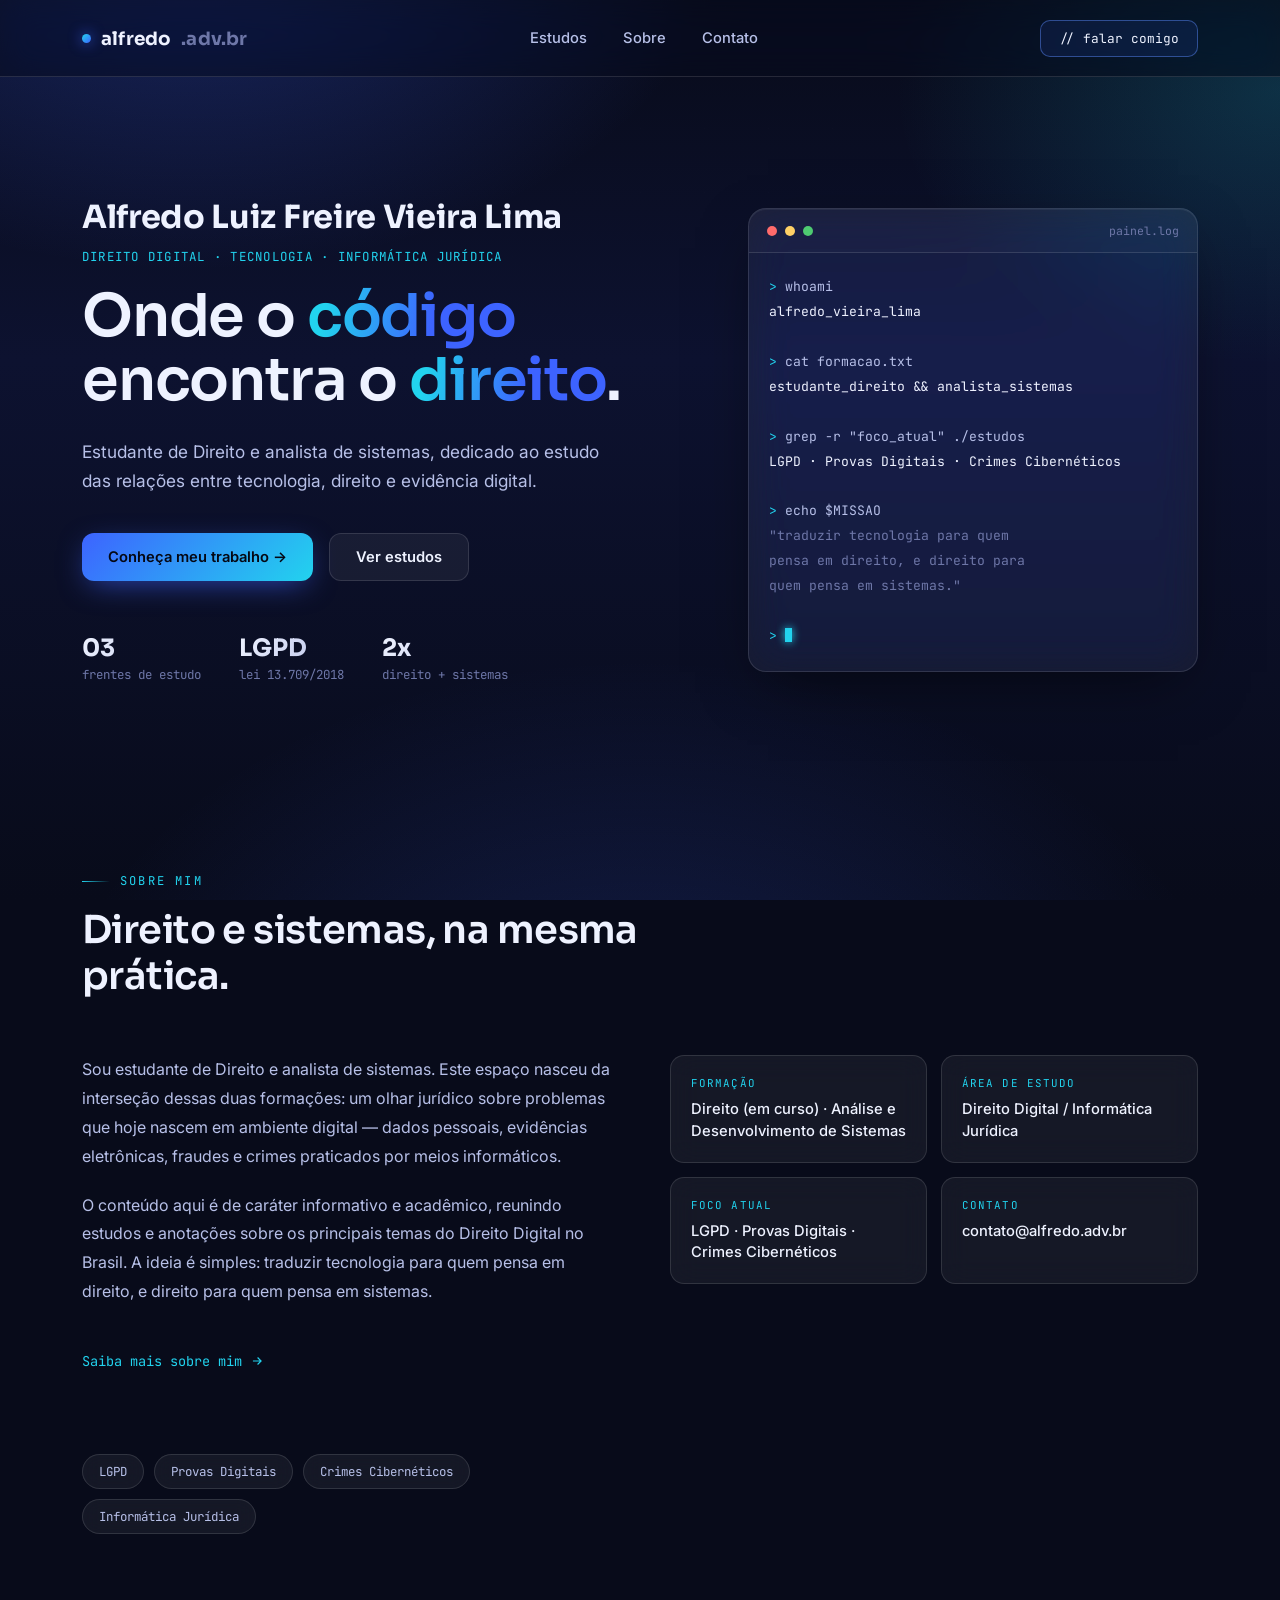
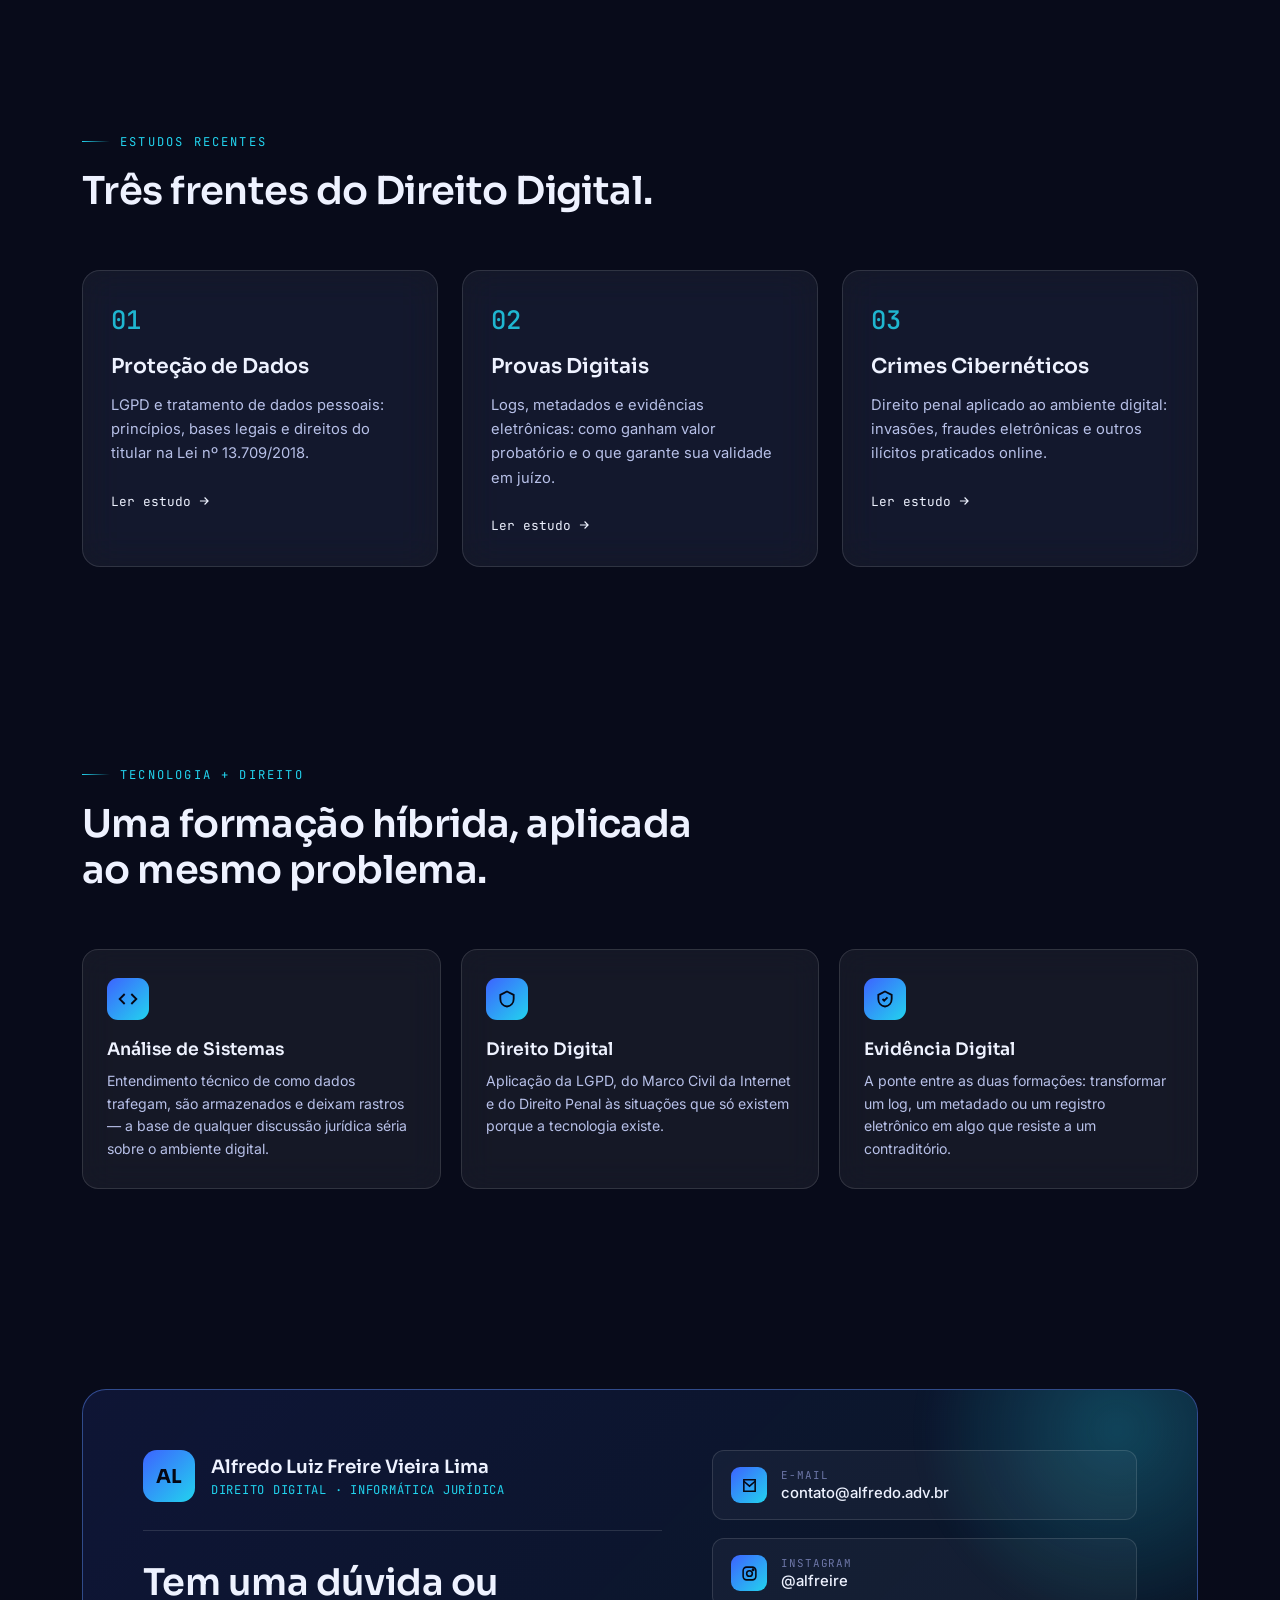
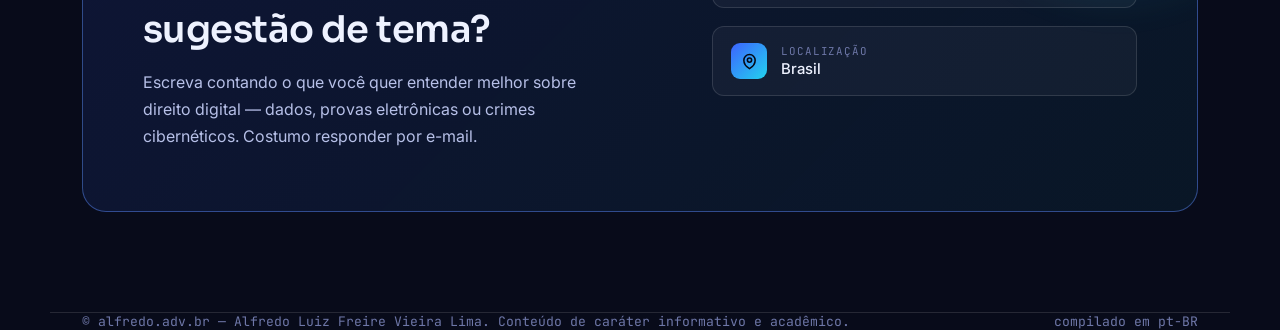
<file: index.html>
<!DOCTYPE html>
<html lang="pt-BR">
<head>
<meta charset="UTF-8">
<meta name="viewport" content="width=device-width, initial-scale=1.0">
<title>Alfredo Luiz Freire Vieira Lima — Direito Digital & Informática Jurídica</title>
<meta name="description" content="Alfredo Luiz Freire Vieira Lima — estudos e conteúdos sobre Direito Digital, LGPD, provas digitais e crimes cibernéticos.">
<link rel="preconnect" href="https://fonts.googleapis.com">
<link rel="preconnect" href="https://fonts.gstatic.com" crossorigin>
<link href="https://fonts.googleapis.com/css2?family=Sora:wght@300;400;500;600;700;800&family=Inter:wght@400;500;600&family=JetBrains+Mono:wght@400;500&display=swap" rel="stylesheet">
<link rel="stylesheet" href="styles.css">
</head>
<body>

<div class="mesh"></div>
<div class="grid-overlay"></div>

<header>
  <nav class="wrap">
    <a href="index.html" class="logo"><span class="dot"></span>alfredo<span style="color:var(--text-low)">.adv.br</span></a>
    <div class="navlinks">
      <a href="index.html#estudos">Estudos</a>
      <a href="sobre.html">Sobre</a>
      <a href="index.html#contato">Contato</a>
    </div>
    <a href="index.html#contato" class="nav-cta">// falar comigo</a>
  </nav>
</header>

<main class="wrap">

  <!-- HERO -->
  <section class="hero">
    <div class="hero-grid">
      <div>
        <div class="name-block">
          <span class="name">Alfredo Luiz Freire Vieira Lima</span>
          <span class="role">Direito Digital · Tecnologia · Informática Jurídica</span>
        </div>
        <h1>Onde o <em>código</em><br>encontra o <em>direito</em>.</h1>
        <p class="lede">Estudante de Direito e analista de sistemas, dedicado ao estudo das relações entre tecnologia, direito e evidência digital.</p>
        <div class="hero-actions">
          <a href="sobre.html" class="btn-primary">Conheça meu trabalho →</a>
          <a href="#estudos" class="btn-ghost">Ver estudos</a>
        </div>
        <div class="stats-row">
          <div class="stat"><b>03</b><span>frentes de estudo</span></div>
          <div class="stat"><b>LGPD</b><span>lei 13.709/2018</span></div>
          <div class="stat"><b>2x</b><span>direito + sistemas</span></div>
        </div>
      </div>

      <div class="panel">
        <div class="terminal-head">
          <span class="tdot td1"></span><span class="tdot td2"></span><span class="tdot td3"></span>
          <span class="terminal-title">painel.log</span>
        </div>
        <div class="terminal-body">
<span class="prompt">&gt;</span> whoami<br>
<span class="law">alfredo_vieira_lima</span><br><br>
<span class="prompt">&gt;</span> cat formacao.txt<br>
<span class="law">estudante_direito && analista_sistemas</span><br><br>
<span class="prompt">&gt;</span> grep -r "foco_atual" ./estudos<br>
<span class="law">LGPD · Provas Digitais · Crimes Cibernéticos</span><br><br>
<span class="prompt">&gt;</span> echo $MISSAO<br>
<span class="comment">"traduzir tecnologia para quem</span><br>
<span class="comment">pensa em direito, e direito para</span><br>
<span class="comment">quem pensa em sistemas."</span><br><br>
<span class="prompt">&gt;</span> <span class="cursor"></span>
        </div>
      </div>
    </div>
  </section>

  <!-- SOBRE MIM -->
  <section id="sobre">
    <div class="section-head">
      <div class="eyebrow">Sobre mim</div>
      <h2>Direito e sistemas, na mesma prática.</h2>
    </div>
    <div class="about-grid">
      <div class="about-text">
        <p>Sou estudante de Direito e analista de sistemas. Este espaço nasceu da interseção dessas duas formações: um olhar jurídico sobre problemas que hoje nascem em ambiente digital — dados pessoais, evidências eletrônicas, fraudes e crimes praticados por meios informáticos.</p>
        <p>O conteúdo aqui é de caráter informativo e acadêmico, reunindo estudos e anotações sobre os principais temas do Direito Digital no Brasil. A ideia é simples: traduzir tecnologia para quem pensa em direito, e direito para quem pensa em sistemas.</p>
        <a href="sobre.html" class="about-more">Saiba mais sobre mim <svg viewBox="0 0 24 24" fill="none" stroke="currentColor" stroke-width="2"><path d="M5 12h14M13 6l6 6-6 6"/></svg></a>
      </div>
      <div class="meta-cards">
        <div class="meta-card"><span class="k">Formação</span><span class="v">Direito (em curso) · Análise e Desenvolvimento de Sistemas</span></div>
        <div class="meta-card"><span class="k">Área de estudo</span><span class="v">Direito Digital / Informática Jurídica</span></div>
        <div class="meta-card"><span class="k">Foco atual</span><span class="v">LGPD · Provas Digitais · Crimes Cibernéticos</span></div>
        <div class="meta-card"><span class="k">Contato</span><span class="v">contato@alfredo.adv.br</span></div>
      </div>
      <div class="pill-list">
        <span class="pill">LGPD</span>
        <span class="pill">Provas Digitais</span>
        <span class="pill">Crimes Cibernéticos</span>
        <span class="pill">Informática Jurídica</span>
      </div>
    </div>
  </section>

  <!-- ESTUDOS -->
  <section id="estudos">
    <div class="section-head">
      <div class="eyebrow">Estudos recentes</div>
      <h2>Três frentes do Direito Digital.</h2>
    </div>
    <div class="cards">
      <a href="lgpd.html" class="card">
        <span class="card-num">01</span>
        <h3>Proteção de Dados</h3>
        <p>LGPD e tratamento de dados pessoais: princípios, bases legais e direitos do titular na Lei nº 13.709/2018.</p>
        <span class="go">Ler estudo <svg viewBox="0 0 24 24" fill="none" stroke="currentColor" stroke-width="2"><path d="M5 12h14M13 6l6 6-6 6"/></svg></span>
      </a>
      <a href="provas-digitais.html" class="card">
        <span class="card-num">02</span>
        <h3>Provas Digitais</h3>
        <p>Logs, metadados e evidências eletrônicas: como ganham valor probatório e o que garante sua validade em juízo.</p>
        <span class="go">Ler estudo <svg viewBox="0 0 24 24" fill="none" stroke="currentColor" stroke-width="2"><path d="M5 12h14M13 6l6 6-6 6"/></svg></span>
      </a>
      <a href="crimes-ciberneticos.html" class="card">
        <span class="card-num">03</span>
        <h3>Crimes Cibernéticos</h3>
        <p>Direito penal aplicado ao ambiente digital: invasões, fraudes eletrônicas e outros ilícitos praticados online.</p>
        <span class="go">Ler estudo <svg viewBox="0 0 24 24" fill="none" stroke="currentColor" stroke-width="2"><path d="M5 12h14M13 6l6 6-6 6"/></svg></span>
      </a>
    </div>
  </section>

  <!-- TECNOLOGIA + DIREITO -->
  <section id="hibrido">
    <div class="section-head">
      <div class="eyebrow">Tecnologia + Direito</div>
      <h2>Uma formação híbrida, aplicada ao mesmo problema.</h2>
    </div>
    <div class="hybrid-grid">
      <div class="hybrid-card">
        <div class="ico-wrap"><svg viewBox="0 0 24 24" fill="none" stroke="currentColor" stroke-width="2.2"><path d="M16 18l6-6-6-6M8 6l-6 6 6 6"/></svg></div>
        <h3>Análise de Sistemas</h3>
        <p>Entendimento técnico de como dados trafegam, são armazenados e deixam rastros — a base de qualquer discussão jurídica séria sobre o ambiente digital.</p>
      </div>
      <div class="hybrid-card">
        <div class="ico-wrap"><svg viewBox="0 0 24 24" fill="none" stroke="currentColor" stroke-width="2.2"><path d="M12 3l8 4v5c0 5-3.5 8.5-8 9-4.5-.5-8-4-8-9V7l8-4z"/></svg></div>
        <h3>Direito Digital</h3>
        <p>Aplicação da LGPD, do Marco Civil da Internet e do Direito Penal às situações que só existem porque a tecnologia existe.</p>
      </div>
      <div class="hybrid-card">
        <div class="ico-wrap"><svg viewBox="0 0 24 24" fill="none" stroke="currentColor" stroke-width="2.2"><path d="M9 12l2 2 4-4M12 3l8 4v5c0 5-3.5 8.5-8 9-4.5-.5-8-4-8-9V7l8-4z"/></svg></div>
        <h3>Evidência Digital</h3>
        <p>A ponte entre as duas formações: transformar um log, um metadado ou um registro eletrônico em algo que resiste a um contraditório.</p>
      </div>
    </div>
  </section>

  <!-- CONTATO -->
  <section id="contato">
    <div class="contact-panel">
      <div class="contact-grid">
        <div>
          <div class="contact-id">
            <div class="contact-avatar">AL</div>
            <div>
              <span class="cn">Alfredo Luiz Freire Vieira Lima</span>
              <span class="cr">Direito Digital · Informática Jurídica</span>
            </div>
          </div>
          <h2>Tem uma dúvida ou<br>sugestão de tema?</h2>
          <p>Escreva contando o que você quer entender melhor sobre direito digital — dados, provas eletrônicas ou crimes cibernéticos. Costumo responder por e-mail.</p>
        </div>
        <div class="contact-list">
          <div class="contact-item">
            <div class="ico"><svg viewBox="0 0 24 24" fill="none" stroke="currentColor" stroke-width="2.2"><path d="M4 4h16v16H4z"/><path d="M4 6l8 7 8-7"/></svg></div>
            <div><span class="label">E-mail</span><span class="val">contato@alfredo.adv.br</span></div>
          </div>
          <div class="contact-item">
            <div class="ico"><svg viewBox="0 0 24 24" fill="none" stroke="currentColor" stroke-width="2.2"><rect x="3" y="3" width="18" height="18" rx="5"/><circle cx="12" cy="12" r="4"/><circle cx="17.2" cy="6.8" r="1"/></svg></div>
            <div><span class="label">Instagram</span><span class="val">@alfreire</span></div>
          </div>
          <div class="contact-item">
            <div class="ico"><svg viewBox="0 0 24 24" fill="none" stroke="currentColor" stroke-width="2.2"><path d="M12 22s8-4.5 8-11.8A8 8 0 0 0 4 10.2C4 17.5 12 22 12 22z"/><circle cx="12" cy="10" r="3"/></svg></div>
            <div><span class="label">Localização</span><span class="val">Brasil</span></div>
          </div>
        </div>
      </div>
    </div>
  </section>

</main>

<footer class="wrap">
  <div class="footer-row">
    <p>© alfredo.adv.br — Alfredo Luiz Freire Vieira Lima. Conteúdo de caráter informativo e acadêmico.</p>
    <p>compilado em pt-BR</p>
  </div>
</footer>

</body>
</html>
</file>
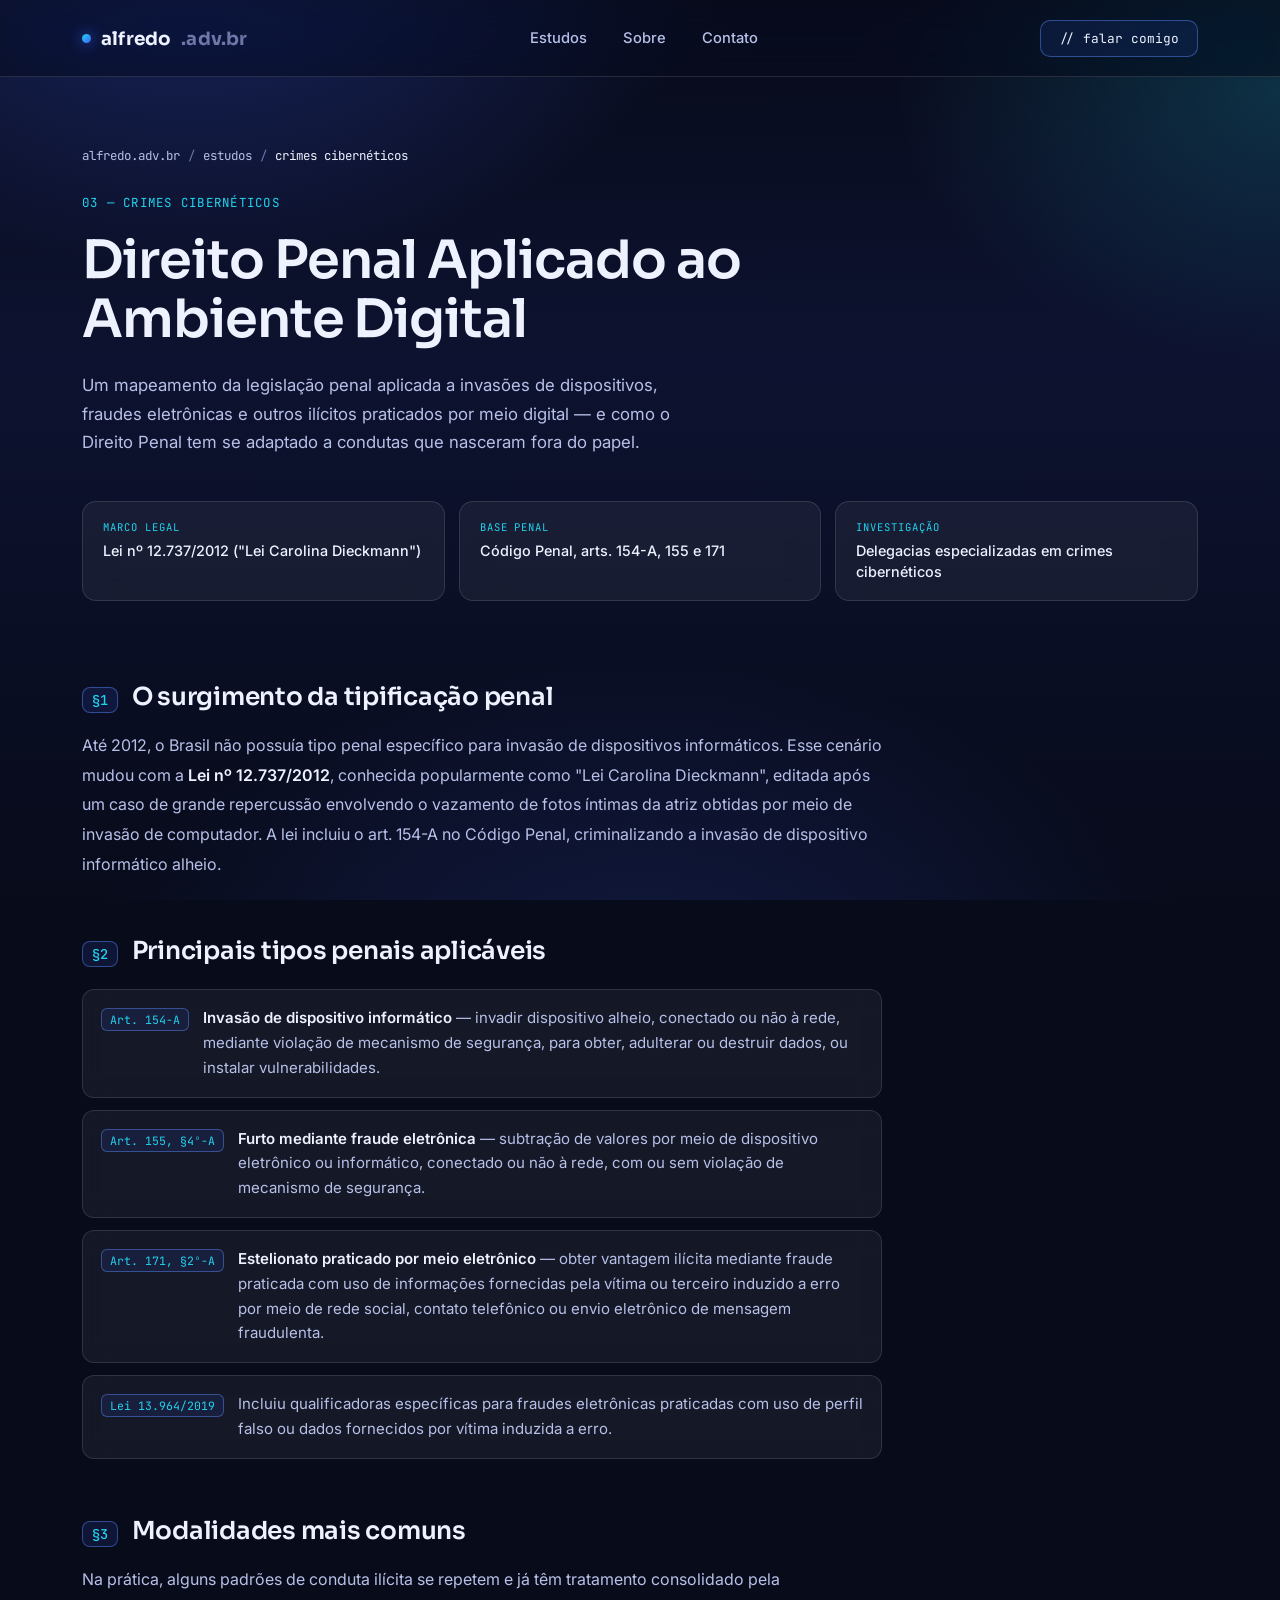
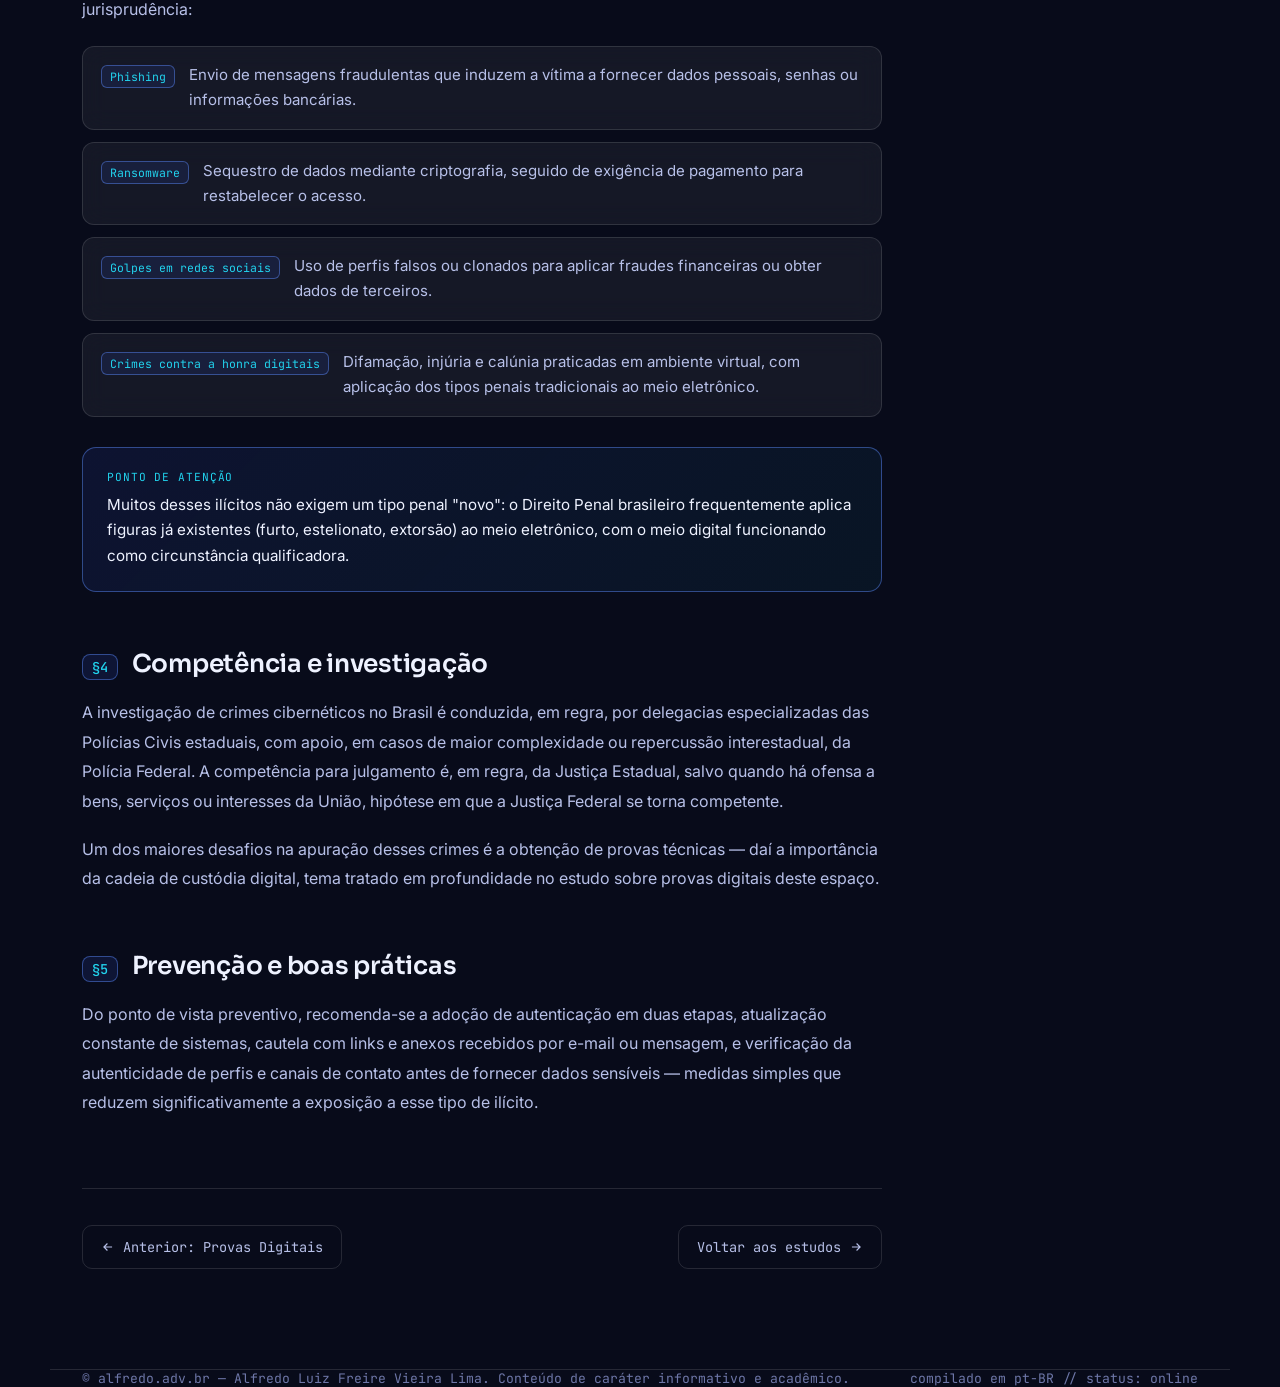
<file: crimes-ciberneticos.html>
<!DOCTYPE html>
<html lang="pt-BR">
<head>
<meta charset="UTF-8">
<meta name="viewport" content="width=device-width, initial-scale=1.0">
<title>Crimes Cibernéticos | alfredo.adv.br</title>
<meta name="description" content="Panorama da legislação penal aplicada a invasões, fraudes eletrônicas e outros ilícitos praticados por meio digital.">
<link rel="preconnect" href="https://fonts.googleapis.com">
<link rel="preconnect" href="https://fonts.gstatic.com" crossorigin>
<link href="https://fonts.googleapis.com/css2?family=Sora:wght@300;400;500;600;700;800&family=Inter:wght@400;500;600&family=JetBrains+Mono:wght@400;500&display=swap" rel="stylesheet">
<link rel="stylesheet" href="styles.css">
</head>
<body>

<div class="mesh"></div>
<div class="grid-overlay"></div>

<header>
  <nav class="wrap">
    <a href="index.html" class="logo"><span class="dot"></span>alfredo<span style="color:var(--text-low)">.adv.br</span></a>
    <div class="navlinks">
      <a href="index.html#estudos">Estudos</a>
      <a href="sobre.html">Sobre</a>
      <a href="index.html#contato">Contato</a>
    </div>
    <a href="index.html#contato" class="nav-cta">// falar comigo</a>
  </nav>
</header>

<main class="wrap">

  <section class="article-hero">
    <div class="breadcrumb">
      <a href="index.html">alfredo.adv.br</a><span class="sep">/</span>
      <a href="index.html#estudos">estudos</a><span class="sep">/</span>
      <span class="current">crimes cibernéticos</span>
    </div>
    <span class="card-id">03 — Crimes Cibernéticos</span>
    <h1>Direito Penal Aplicado ao Ambiente Digital</h1>
    <p class="sub">Um mapeamento da legislação penal aplicada a invasões de dispositivos, fraudes eletrônicas e outros ilícitos praticados por meio digital — e como o Direito Penal tem se adaptado a condutas que nasceram fora do papel.</p>

    <div class="info-strip">
      <div class="info-box"><span class="k">Marco legal</span><span class="v">Lei nº 12.737/2012 ("Lei Carolina Dieckmann")</span></div>
      <div class="info-box"><span class="k">Base penal</span><span class="v">Código Penal, arts. 154-A, 155 e 171</span></div>
      <div class="info-box"><span class="k">Investigação</span><span class="v">Delegacias especializadas em crimes cibernéticos</span></div>
    </div>
  </section>

  <section class="article-body">

    <h2><span class="num">§1</span>O surgimento da tipificação penal</h2>
    <p>Até 2012, o Brasil não possuía tipo penal específico para invasão de dispositivos informáticos. Esse cenário mudou com a <strong>Lei nº 12.737/2012</strong>, conhecida popularmente como "Lei Carolina Dieckmann", editada após um caso de grande repercussão envolvendo o vazamento de fotos íntimas da atriz obtidas por meio de invasão de computador. A lei incluiu o art. 154-A no Código Penal, criminalizando a invasão de dispositivo informático alheio.</p>

    <h2><span class="num">§2</span>Principais tipos penais aplicáveis</h2>
    <ul class="clause-list">
      <li><span class="tag">Art. 154-A</span><span class="txt"><strong>Invasão de dispositivo informático</strong> — invadir dispositivo alheio, conectado ou não à rede, mediante violação de mecanismo de segurança, para obter, adulterar ou destruir dados, ou instalar vulnerabilidades.</span></li>
      <li><span class="tag">Art. 155, §4º-A</span><span class="txt"><strong>Furto mediante fraude eletrônica</strong> — subtração de valores por meio de dispositivo eletrônico ou informático, conectado ou não à rede, com ou sem violação de mecanismo de segurança.</span></li>
      <li><span class="tag">Art. 171, §2º-A</span><span class="txt"><strong>Estelionato praticado por meio eletrônico</strong> — obter vantagem ilícita mediante fraude praticada com uso de informações fornecidas pela vítima ou terceiro induzido a erro por meio de rede social, contato telefônico ou envio eletrônico de mensagem fraudulenta.</span></li>
      <li><span class="tag">Lei 13.964/2019</span><span class="txt">Incluiu qualificadoras específicas para fraudes eletrônicas praticadas com uso de perfil falso ou dados fornecidos por vítima induzida a erro.</span></li>
    </ul>

    <h2><span class="num">§3</span>Modalidades mais comuns</h2>
    <p>Na prática, alguns padrões de conduta ilícita se repetem e já têm tratamento consolidado pela jurisprudência:</p>
    <ul class="clause-list">
      <li><span class="tag">Phishing</span><span class="txt">Envio de mensagens fraudulentas que induzem a vítima a fornecer dados pessoais, senhas ou informações bancárias.</span></li>
      <li><span class="tag">Ransomware</span><span class="txt">Sequestro de dados mediante criptografia, seguido de exigência de pagamento para restabelecer o acesso.</span></li>
      <li><span class="tag">Golpes em redes sociais</span><span class="txt">Uso de perfis falsos ou clonados para aplicar fraudes financeiras ou obter dados de terceiros.</span></li>
      <li><span class="tag">Crimes contra a honra digitais</span><span class="txt">Difamação, injúria e calúnia praticadas em ambiente virtual, com aplicação dos tipos penais tradicionais ao meio eletrônico.</span></li>
    </ul>

    <div class="callout">
      <span class="k">Ponto de atenção</span>
      <p>Muitos desses ilícitos não exigem um tipo penal "novo": o Direito Penal brasileiro frequentemente aplica figuras já existentes (furto, estelionato, extorsão) ao meio eletrônico, com o meio digital funcionando como circunstância qualificadora.</p>
    </div>

    <h2><span class="num">§4</span>Competência e investigação</h2>
    <p>A investigação de crimes cibernéticos no Brasil é conduzida, em regra, por delegacias especializadas das Polícias Civis estaduais, com apoio, em casos de maior complexidade ou repercussão interestadual, da Polícia Federal. A competência para julgamento é, em regra, da Justiça Estadual, salvo quando há ofensa a bens, serviços ou interesses da União, hipótese em que a Justiça Federal se torna competente.</p>
    <p>Um dos maiores desafios na apuração desses crimes é a obtenção de provas técnicas — daí a importância da cadeia de custódia digital, tema tratado em profundidade no estudo sobre provas digitais deste espaço.</p>

    <h2><span class="num">§5</span>Prevenção e boas práticas</h2>
    <p>Do ponto de vista preventivo, recomenda-se a adoção de autenticação em duas etapas, atualização constante de sistemas, cautela com links e anexos recebidos por e-mail ou mensagem, e verificação da autenticidade de perfis e canais de contato antes de fornecer dados sensíveis — medidas simples que reduzem significativamente a exposição a esse tipo de ilícito.</p>

    <div class="article-nav">
      <a href="provas-digitais.html"><svg viewBox="0 0 24 24" fill="none" stroke="currentColor" stroke-width="2"><path d="M19 12H5M11 6l-6 6 6 6"/></svg>Anterior: Provas Digitais</a>
      <a href="index.html#estudos">Voltar aos estudos<svg viewBox="0 0 24 24" fill="none" stroke="currentColor" stroke-width="2"><path d="M5 12h14M13 6l6 6-6 6"/></svg></a>
    </div>

  </section>
</main>

<footer class="wrap">
  <div class="footer-row">
    <p>© alfredo.adv.br — Alfredo Luiz Freire Vieira Lima. Conteúdo de caráter informativo e acadêmico.</p>
    <p>compilado em pt-BR // status: online</p>
  </div>
</footer>

</body>
</html>
</file>
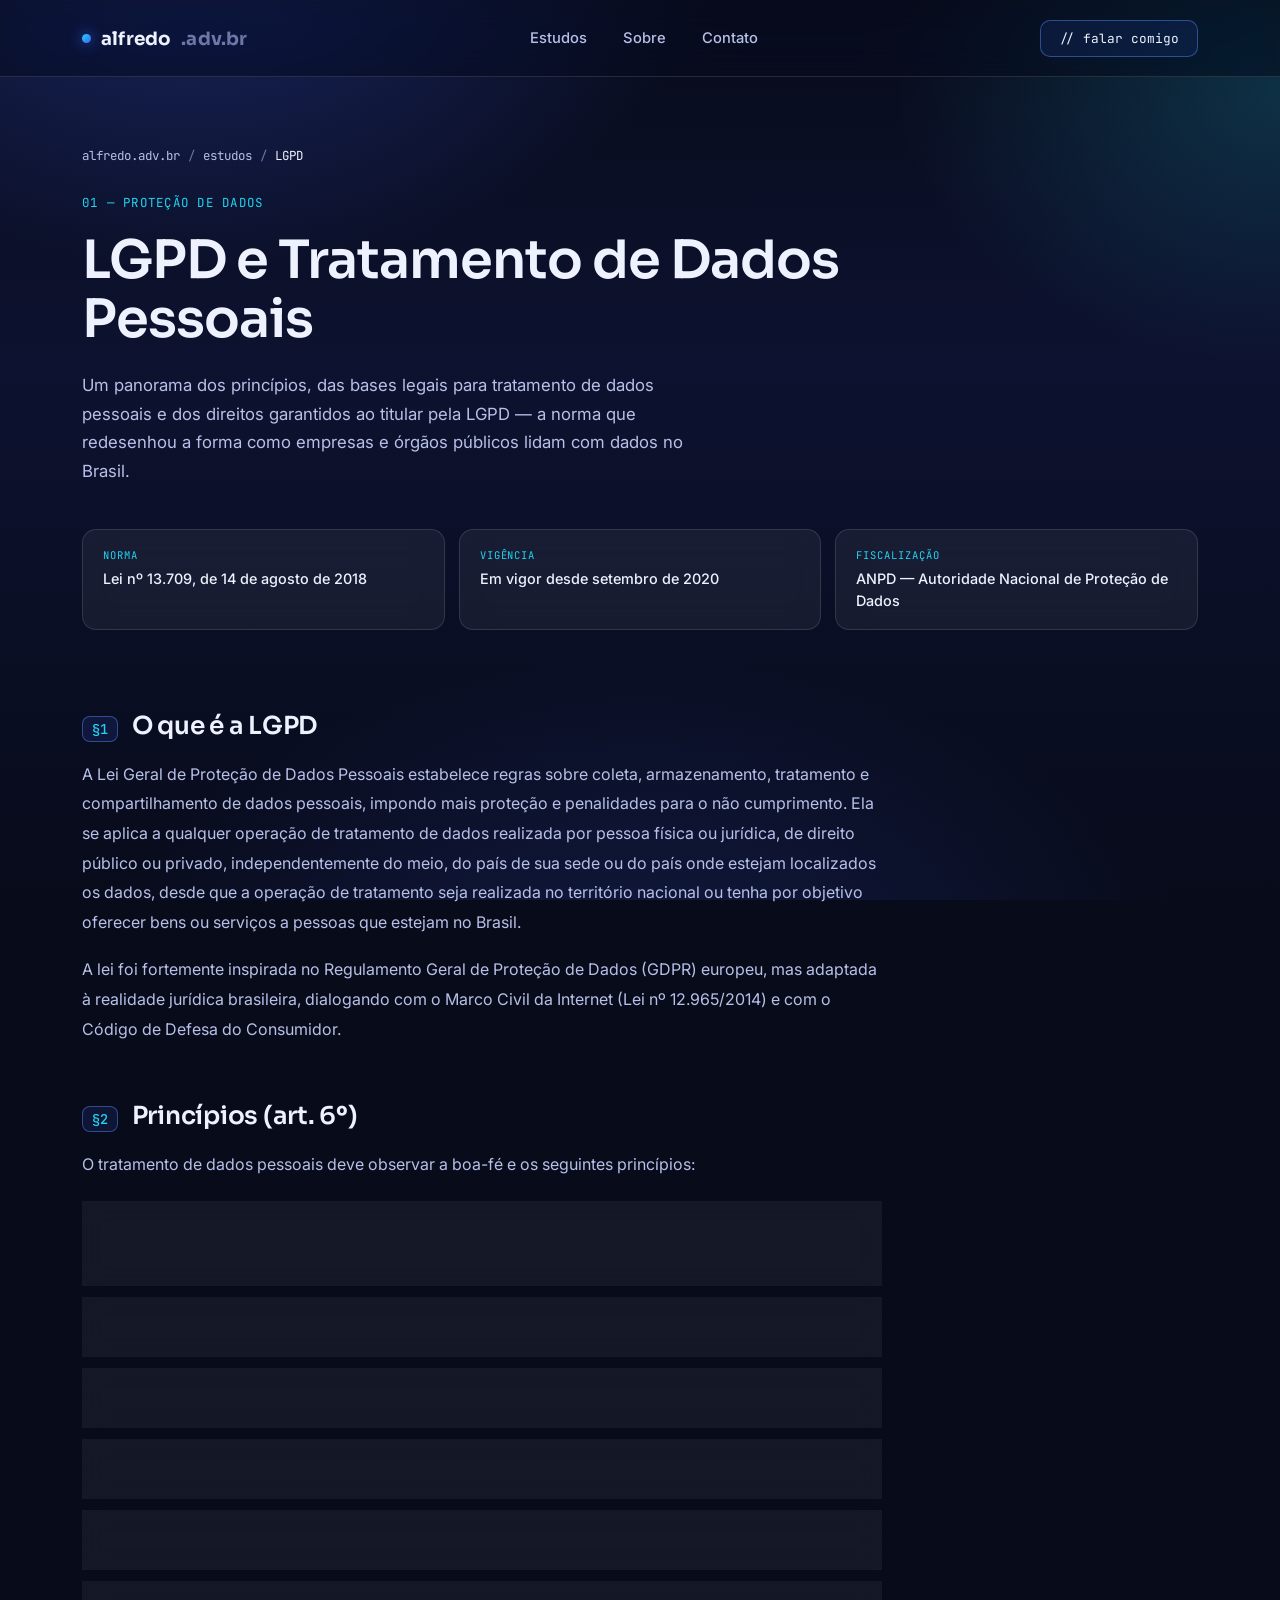
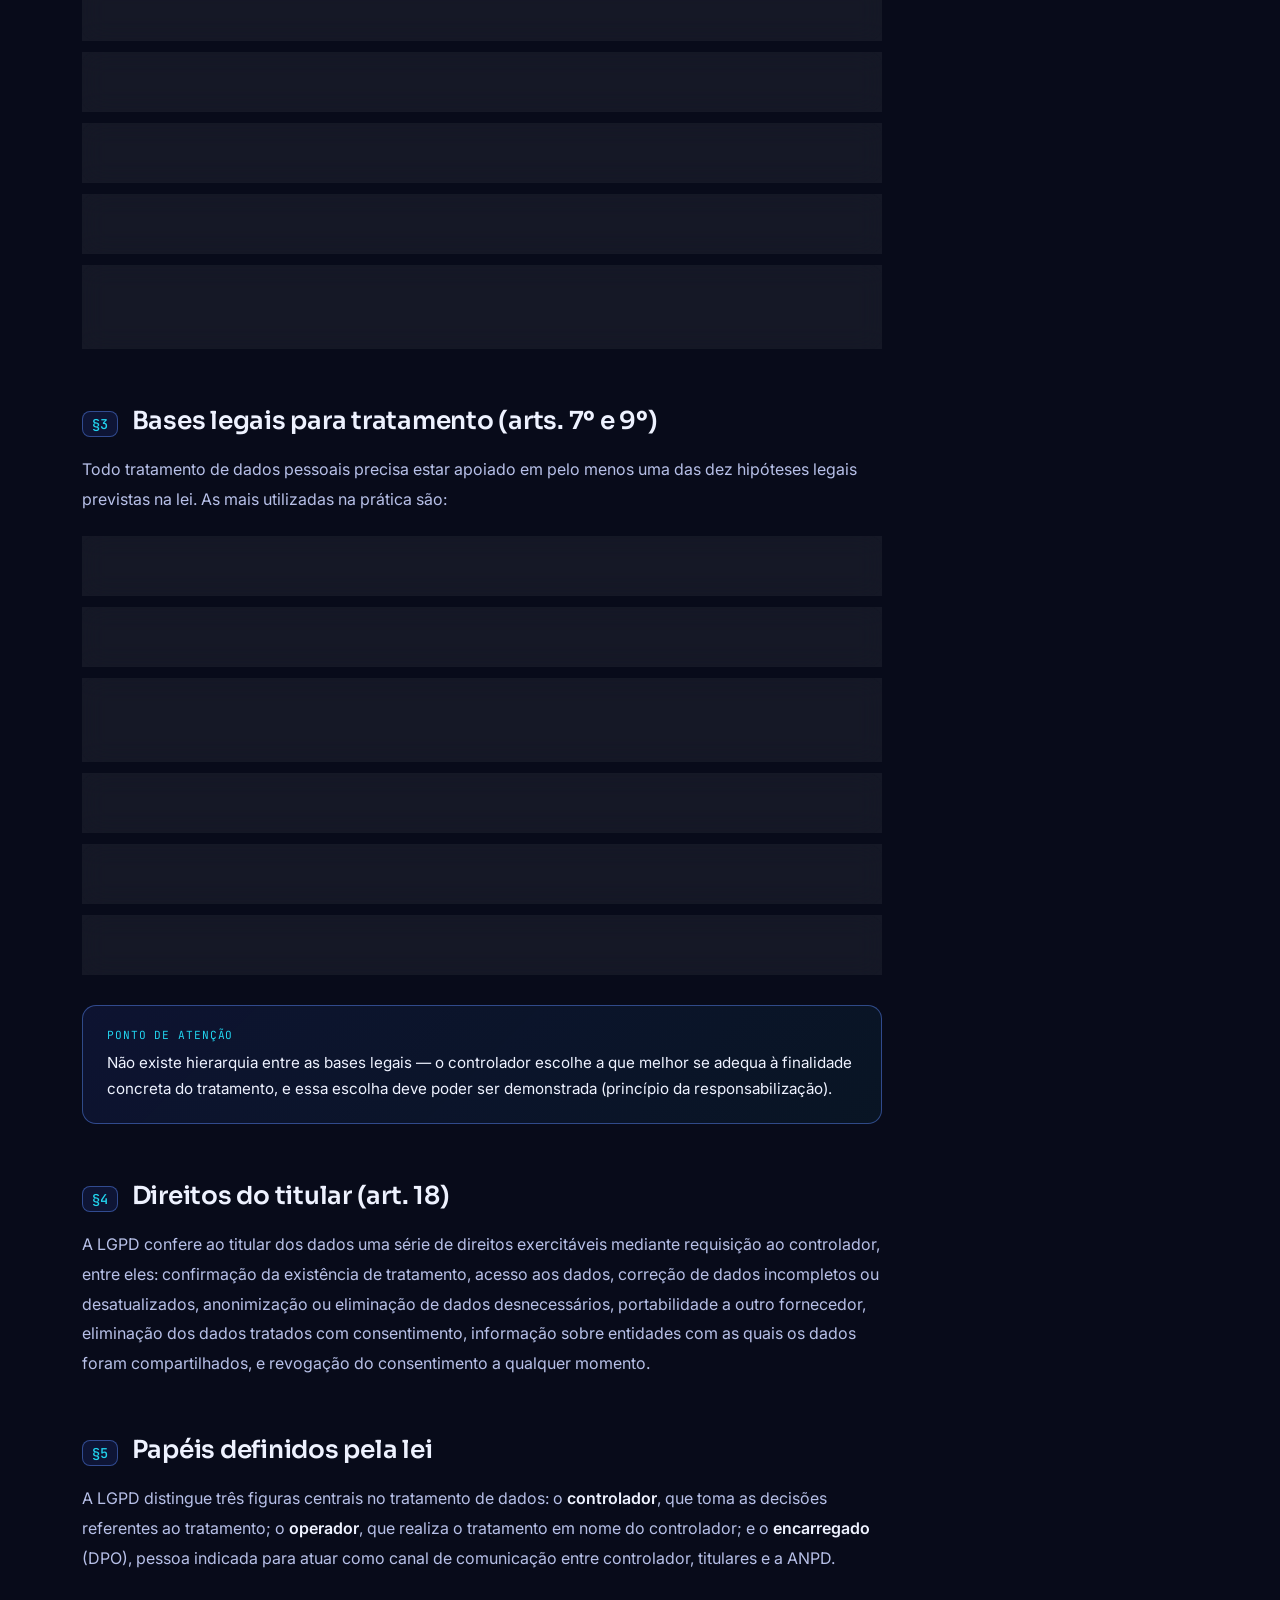
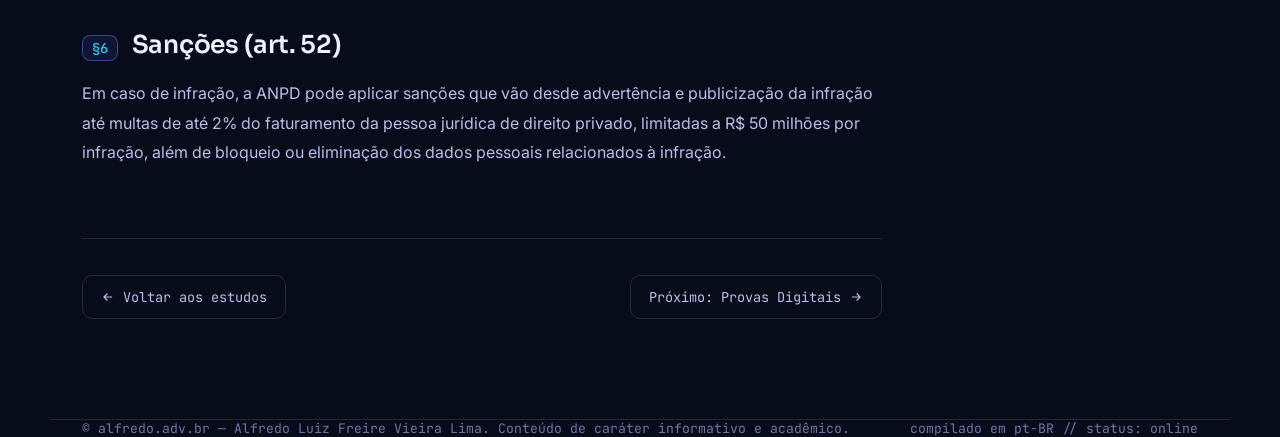
<file: lgpd.html>
<!DOCTYPE html>
<html lang="pt-BR">
<head>
<meta charset="UTF-8">
<meta name="viewport" content="width=device-width, initial-scale=1.0">
<title>Proteção de Dados — LGPD | alfredo.adv.br</title>
<meta name="description" content="Fundamentos da Lei nº 13.709/2018 (LGPD): princípios, bases legais para tratamento de dados e direitos do titular.">
<link rel="preconnect" href="https://fonts.googleapis.com">
<link rel="preconnect" href="https://fonts.gstatic.com" crossorigin>
<link href="https://fonts.googleapis.com/css2?family=Sora:wght@300;400;500;600;700;800&family=Inter:wght@400;500;600&family=JetBrains+Mono:wght@400;500&display=swap" rel="stylesheet">
<link rel="stylesheet" href="styles.css">
</head>
<body>

<div class="mesh"></div>
<div class="grid-overlay"></div>

<header>
  <nav class="wrap">
    <a href="index.html" class="logo"><span class="dot"></span>alfredo<span style="color:var(--text-low)">.adv.br</span></a>
    <div class="navlinks">
      <a href="index.html#estudos">Estudos</a>
      <a href="sobre.html">Sobre</a>
      <a href="index.html#contato">Contato</a>
    </div>
    <a href="index.html#contato" class="nav-cta">// falar comigo</a>
  </nav>
</header>

<main class="wrap">

  <section class="article-hero">
    <div class="breadcrumb">
      <a href="index.html">alfredo.adv.br</a><span class="sep">/</span>
      <a href="index.html#estudos">estudos</a><span class="sep">/</span>
      <span class="current">LGPD</span>
    </div>
    <span class="card-id">01 — Proteção de Dados</span>
    <h1>LGPD e Tratamento de Dados Pessoais</h1>
    <p class="sub">Um panorama dos princípios, das bases legais para tratamento de dados pessoais e dos direitos garantidos ao titular pela LGPD — a norma que redesenhou a forma como empresas e órgãos públicos lidam com dados no Brasil.</p>

    <div class="info-strip">
      <div class="info-box"><span class="k">Norma</span><span class="v">Lei nº 13.709, de 14 de agosto de 2018</span></div>
      <div class="info-box"><span class="k">Vigência</span><span class="v">Em vigor desde setembro de 2020</span></div>
      <div class="info-box"><span class="k">Fiscalização</span><span class="v">ANPD — Autoridade Nacional de Proteção de Dados</span></div>
    </div>
  </section>

  <section class="article-body">

    <h2><span class="num">§1</span>O que é a LGPD</h2>
    <p>A Lei Geral de Proteção de Dados Pessoais estabelece regras sobre coleta, armazenamento, tratamento e compartilhamento de dados pessoais, impondo mais proteção e penalidades para o não cumprimento. Ela se aplica a qualquer operação de tratamento de dados realizada por pessoa física ou jurídica, de direito público ou privado, independentemente do meio, do país de sua sede ou do país onde estejam localizados os dados, desde que a operação de tratamento seja realizada no território nacional ou tenha por objetivo oferecer bens ou serviços a pessoas que estejam no Brasil.</p>
    <p>A lei foi fortemente inspirada no Regulamento Geral de Proteção de Dados (GDPR) europeu, mas adaptada à realidade jurídica brasileira, dialogando com o Marco Civil da Internet (Lei nº 12.965/2014) e com o Código de Defesa do Consumidor.</p>

    <h2><span class="num">§2</span>Princípios (art. 6º)</h2>
    <p>O tratamento de dados pessoais deve observar a boa-fé e os seguintes princípios:</p>
    <ul class="clause-list">
      <li><span class="tag">I</span><span class="txt"><strong>Finalidade</strong> — o tratamento deve ter propósitos legítimos, específicos, explícitos e informados ao titular.</span></li>
      <li><span class="tag">II</span><span class="txt"><strong>Adequação</strong> — compatibilidade do tratamento com as finalidades informadas.</span></li>
      <li><span class="tag">III</span><span class="txt"><strong>Necessidade</strong> — limitação do tratamento ao mínimo necessário para realizar suas finalidades.</span></li>
      <li><span class="tag">IV</span><span class="txt"><strong>Livre acesso</strong> — garantia de consulta facilitada e gratuita sobre a forma e a duração do tratamento.</span></li>
      <li><span class="tag">V</span><span class="txt"><strong>Qualidade dos dados</strong> — exatidão, clareza e atualização dos dados.</span></li>
      <li><span class="tag">VI</span><span class="txt"><strong>Transparência</strong> — informações claras, precisas e acessíveis sobre o tratamento.</span></li>
      <li><span class="tag">VII</span><span class="txt"><strong>Segurança</strong> — uso de medidas técnicas aptas a proteger os dados de acessos não autorizados.</span></li>
      <li><span class="tag">VIII</span><span class="txt"><strong>Prevenção</strong> — adoção de medidas para prevenir danos em razão do tratamento.</span></li>
      <li><span class="tag">IX</span><span class="txt"><strong>Não discriminação</strong> — impossibilidade de tratamento para fins discriminatórios ilícitos ou abusivos.</span></li>
      <li><span class="tag">X</span><span class="txt"><strong>Responsabilização e prestação de contas</strong> — demonstração da adoção de medidas eficazes de conformidade.</span></li>
    </ul>

    <h2><span class="num">§3</span>Bases legais para tratamento (arts. 7º e 9º)</h2>
    <p>Todo tratamento de dados pessoais precisa estar apoiado em pelo menos uma das dez hipóteses legais previstas na lei. As mais utilizadas na prática são:</p>
    <ul class="clause-list">
      <li><span class="tag">1</span><span class="txt"><strong>Consentimento</strong> — manifestação livre, informada e inequívoca do titular.</span></li>
      <li><span class="tag">2</span><span class="txt"><strong>Cumprimento de obrigação legal ou regulatória</strong> pelo controlador.</span></li>
      <li><span class="tag">3</span><span class="txt"><strong>Execução de contrato</strong> ou de procedimentos preliminares relacionados a contrato do qual o titular é parte.</span></li>
      <li><span class="tag">4</span><span class="txt"><strong>Legítimo interesse</strong> do controlador ou de terceiros, respeitados os direitos e liberdades do titular.</span></li>
      <li><span class="tag">5</span><span class="txt"><strong>Proteção da vida ou da incolumidade física</strong> do titular ou de terceiro.</span></li>
      <li><span class="tag">6</span><span class="txt"><strong>Exercício regular de direitos</strong> em processo judicial, administrativo ou arbitral.</span></li>
    </ul>

    <div class="callout">
      <span class="k">Ponto de atenção</span>
      <p>Não existe hierarquia entre as bases legais — o controlador escolhe a que melhor se adequa à finalidade concreta do tratamento, e essa escolha deve poder ser demonstrada (princípio da responsabilização).</p>
    </div>

    <h2><span class="num">§4</span>Direitos do titular (art. 18)</h2>
    <p>A LGPD confere ao titular dos dados uma série de direitos exercitáveis mediante requisição ao controlador, entre eles: confirmação da existência de tratamento, acesso aos dados, correção de dados incompletos ou desatualizados, anonimização ou eliminação de dados desnecessários, portabilidade a outro fornecedor, eliminação dos dados tratados com consentimento, informação sobre entidades com as quais os dados foram compartilhados, e revogação do consentimento a qualquer momento.</p>

    <h2><span class="num">§5</span>Papéis definidos pela lei</h2>
    <p>A LGPD distingue três figuras centrais no tratamento de dados: o <strong>controlador</strong>, que toma as decisões referentes ao tratamento; o <strong>operador</strong>, que realiza o tratamento em nome do controlador; e o <strong>encarregado</strong> (DPO), pessoa indicada para atuar como canal de comunicação entre controlador, titulares e a ANPD.</p>

    <h2><span class="num">§6</span>Sanções (art. 52)</h2>
    <p>Em caso de infração, a ANPD pode aplicar sanções que vão desde advertência e publicização da infração até multas de até 2% do faturamento da pessoa jurídica de direito privado, limitadas a R$ 50 milhões por infração, além de bloqueio ou eliminação dos dados pessoais relacionados à infração.</p>

    <div class="article-nav">
      <a href="index.html#estudos"><svg viewBox="0 0 24 24" fill="none" stroke="currentColor" stroke-width="2"><path d="M19 12H5M11 6l-6 6 6 6"/></svg>Voltar aos estudos</a>
      <a href="provas-digitais.html">Próximo: Provas Digitais<svg viewBox="0 0 24 24" fill="none" stroke="currentColor" stroke-width="2"><path d="M5 12h14M13 6l6 6-6 6"/></svg></a>
    </div>

  </section>
</main>

<footer class="wrap">
  <div class="footer-row">
    <p>© alfredo.adv.br — Alfredo Luiz Freire Vieira Lima. Conteúdo de caráter informativo e acadêmico.</p>
    <p>compilado em pt-BR // status: online</p>
  </div>
</footer>

</body>
</html>
</file>
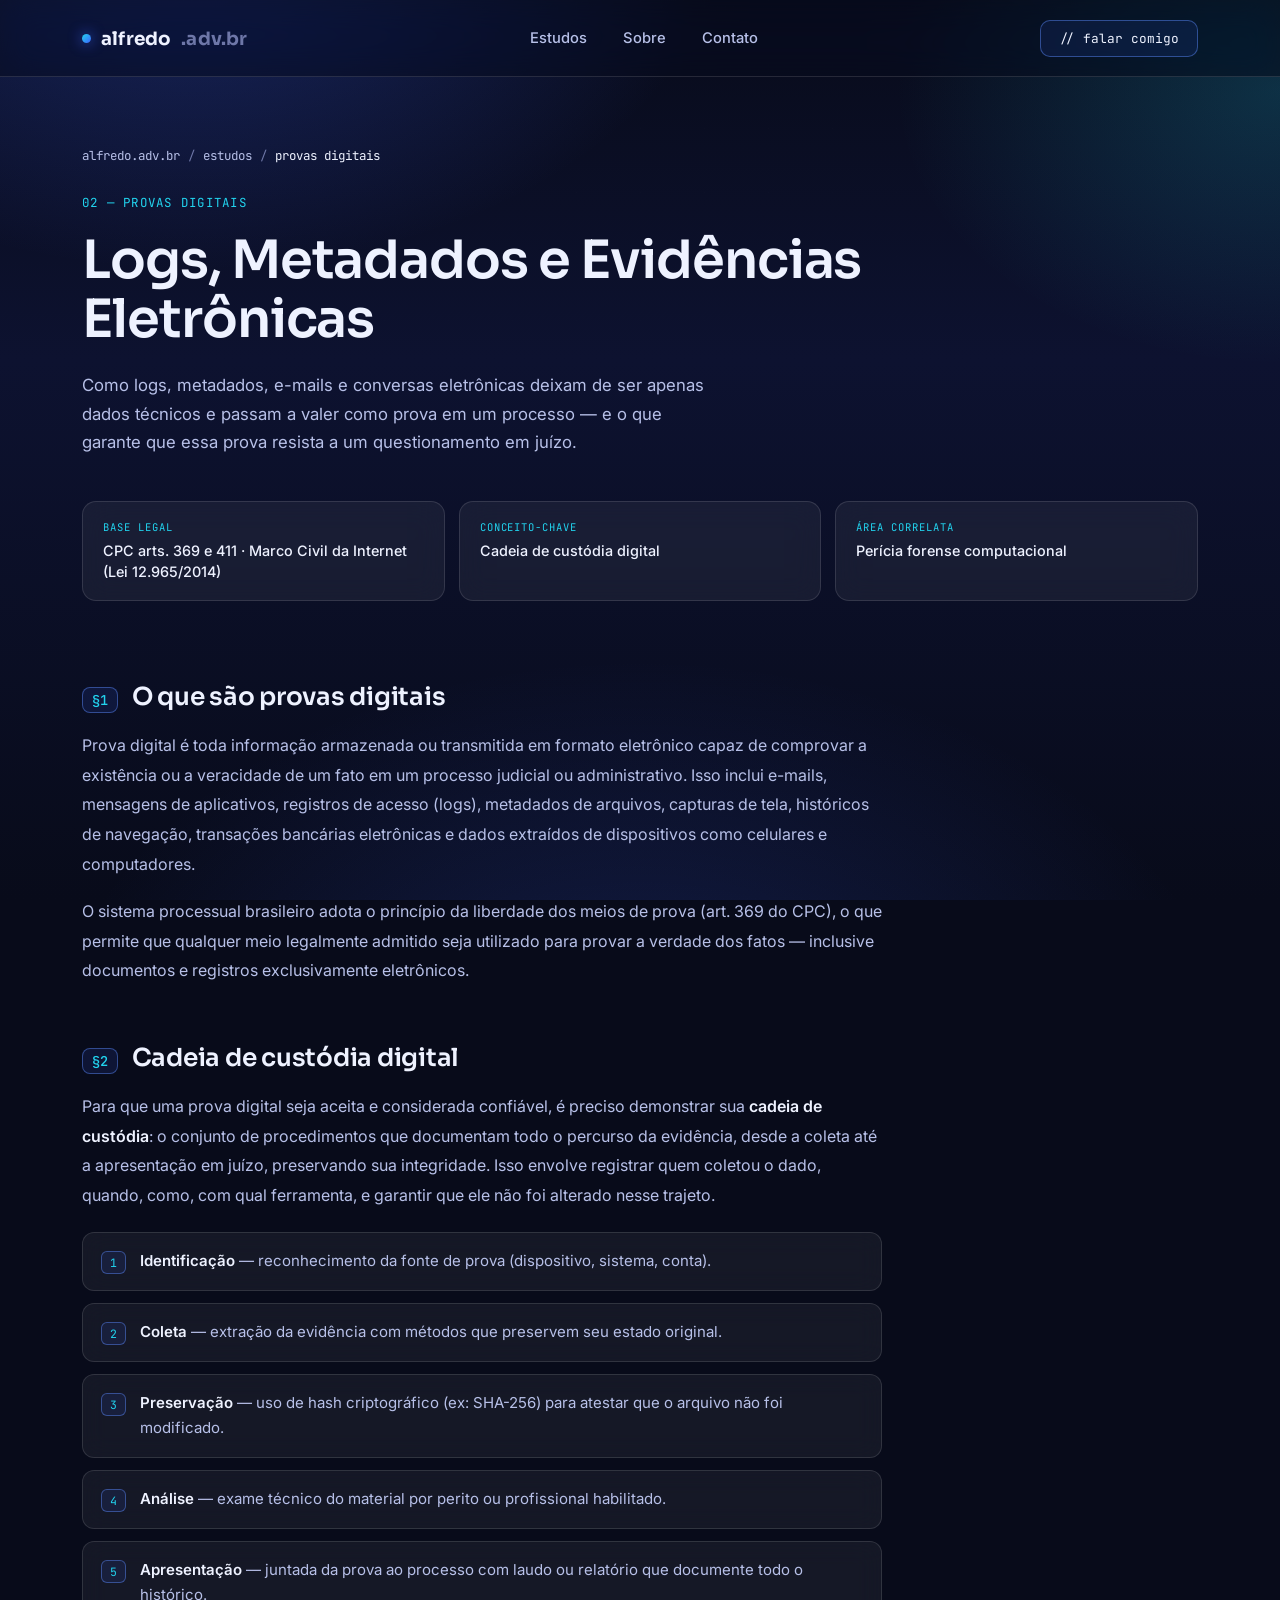
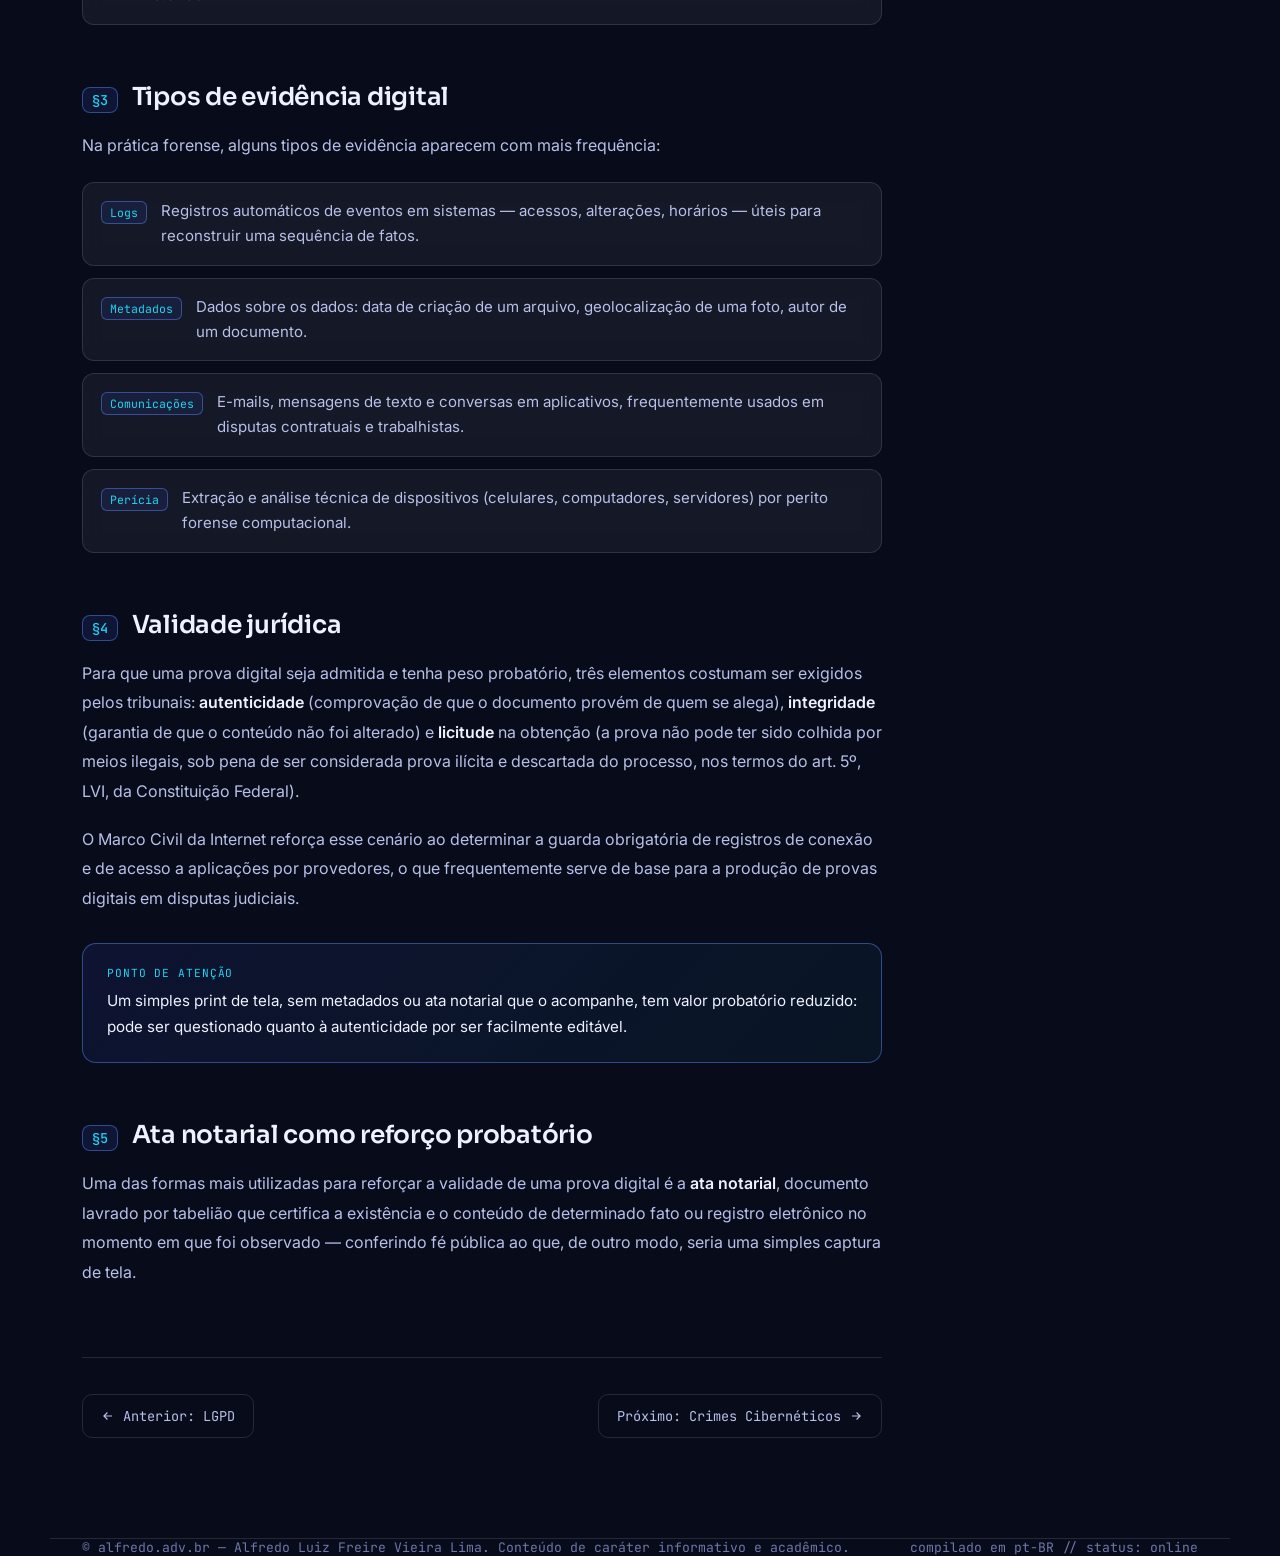
<file: provas-digitais.html>
<!DOCTYPE html>
<html lang="pt-BR">
<head>
<meta charset="UTF-8">
<meta name="viewport" content="width=device-width, initial-scale=1.0">
<title>Provas Digitais | alfredo.adv.br</title>
<meta name="description" content="Como registros eletrônicos, logs e metadados ganham valor probatório — e o que garante sua validade em juízo.">
<link rel="preconnect" href="https://fonts.googleapis.com">
<link rel="preconnect" href="https://fonts.gstatic.com" crossorigin>
<link href="https://fonts.googleapis.com/css2?family=Sora:wght@300;400;500;600;700;800&family=Inter:wght@400;500;600&family=JetBrains+Mono:wght@400;500&display=swap" rel="stylesheet">
<link rel="stylesheet" href="styles.css">
</head>
<body>

<div class="mesh"></div>
<div class="grid-overlay"></div>

<header>
  <nav class="wrap">
    <a href="index.html" class="logo"><span class="dot"></span>alfredo<span style="color:var(--text-low)">.adv.br</span></a>
    <div class="navlinks">
      <a href="index.html#estudos">Estudos</a>
      <a href="sobre.html">Sobre</a>
      <a href="index.html#contato">Contato</a>
    </div>
    <a href="index.html#contato" class="nav-cta">// falar comigo</a>
  </nav>
</header>

<main class="wrap">

  <section class="article-hero">
    <div class="breadcrumb">
      <a href="index.html">alfredo.adv.br</a><span class="sep">/</span>
      <a href="index.html#estudos">estudos</a><span class="sep">/</span>
      <span class="current">provas digitais</span>
    </div>
    <span class="card-id">02 — Provas Digitais</span>
    <h1>Logs, Metadados e Evidências Eletrônicas</h1>
    <p class="sub">Como logs, metadados, e-mails e conversas eletrônicas deixam de ser apenas dados técnicos e passam a valer como prova em um processo — e o que garante que essa prova resista a um questionamento em juízo.</p>

    <div class="info-strip">
      <div class="info-box"><span class="k">Base legal</span><span class="v">CPC arts. 369 e 411 · Marco Civil da Internet (Lei 12.965/2014)</span></div>
      <div class="info-box"><span class="k">Conceito-chave</span><span class="v">Cadeia de custódia digital</span></div>
      <div class="info-box"><span class="k">Área correlata</span><span class="v">Perícia forense computacional</span></div>
    </div>
  </section>

  <section class="article-body">

    <h2><span class="num">§1</span>O que são provas digitais</h2>
    <p>Prova digital é toda informação armazenada ou transmitida em formato eletrônico capaz de comprovar a existência ou a veracidade de um fato em um processo judicial ou administrativo. Isso inclui e-mails, mensagens de aplicativos, registros de acesso (logs), metadados de arquivos, capturas de tela, históricos de navegação, transações bancárias eletrônicas e dados extraídos de dispositivos como celulares e computadores.</p>
    <p>O sistema processual brasileiro adota o princípio da liberdade dos meios de prova (art. 369 do CPC), o que permite que qualquer meio legalmente admitido seja utilizado para provar a verdade dos fatos — inclusive documentos e registros exclusivamente eletrônicos.</p>

    <h2><span class="num">§2</span>Cadeia de custódia digital</h2>
    <p>Para que uma prova digital seja aceita e considerada confiável, é preciso demonstrar sua <strong>cadeia de custódia</strong>: o conjunto de procedimentos que documentam todo o percurso da evidência, desde a coleta até a apresentação em juízo, preservando sua integridade. Isso envolve registrar quem coletou o dado, quando, como, com qual ferramenta, e garantir que ele não foi alterado nesse trajeto.</p>
    <ul class="clause-list">
      <li><span class="tag">1</span><span class="txt"><strong>Identificação</strong> — reconhecimento da fonte de prova (dispositivo, sistema, conta).</span></li>
      <li><span class="tag">2</span><span class="txt"><strong>Coleta</strong> — extração da evidência com métodos que preservem seu estado original.</span></li>
      <li><span class="tag">3</span><span class="txt"><strong>Preservação</strong> — uso de hash criptográfico (ex: SHA-256) para atestar que o arquivo não foi modificado.</span></li>
      <li><span class="tag">4</span><span class="txt"><strong>Análise</strong> — exame técnico do material por perito ou profissional habilitado.</span></li>
      <li><span class="tag">5</span><span class="txt"><strong>Apresentação</strong> — juntada da prova ao processo com laudo ou relatório que documente todo o histórico.</span></li>
    </ul>

    <h2><span class="num">§3</span>Tipos de evidência digital</h2>
    <p>Na prática forense, alguns tipos de evidência aparecem com mais frequência:</p>
    <ul class="clause-list">
      <li><span class="tag">Logs</span><span class="txt">Registros automáticos de eventos em sistemas — acessos, alterações, horários — úteis para reconstruir uma sequência de fatos.</span></li>
      <li><span class="tag">Metadados</span><span class="txt">Dados sobre os dados: data de criação de um arquivo, geolocalização de uma foto, autor de um documento.</span></li>
      <li><span class="tag">Comunicações</span><span class="txt">E-mails, mensagens de texto e conversas em aplicativos, frequentemente usados em disputas contratuais e trabalhistas.</span></li>
      <li><span class="tag">Perícia</span><span class="txt">Extração e análise técnica de dispositivos (celulares, computadores, servidores) por perito forense computacional.</span></li>
    </ul>

    <h2><span class="num">§4</span>Validade jurídica</h2>
    <p>Para que uma prova digital seja admitida e tenha peso probatório, três elementos costumam ser exigidos pelos tribunais: <strong>autenticidade</strong> (comprovação de que o documento provém de quem se alega), <strong>integridade</strong> (garantia de que o conteúdo não foi alterado) e <strong>licitude</strong> na obtenção (a prova não pode ter sido colhida por meios ilegais, sob pena de ser considerada prova ilícita e descartada do processo, nos termos do art. 5º, LVI, da Constituição Federal).</p>
    <p>O Marco Civil da Internet reforça esse cenário ao determinar a guarda obrigatória de registros de conexão e de acesso a aplicações por provedores, o que frequentemente serve de base para a produção de provas digitais em disputas judiciais.</p>

    <div class="callout">
      <span class="k">Ponto de atenção</span>
      <p>Um simples print de tela, sem metadados ou ata notarial que o acompanhe, tem valor probatório reduzido: pode ser questionado quanto à autenticidade por ser facilmente editável.</p>
    </div>

    <h2><span class="num">§5</span>Ata notarial como reforço probatório</h2>
    <p>Uma das formas mais utilizadas para reforçar a validade de uma prova digital é a <strong>ata notarial</strong>, documento lavrado por tabelião que certifica a existência e o conteúdo de determinado fato ou registro eletrônico no momento em que foi observado — conferindo fé pública ao que, de outro modo, seria uma simples captura de tela.</p>

    <div class="article-nav">
      <a href="lgpd.html"><svg viewBox="0 0 24 24" fill="none" stroke="currentColor" stroke-width="2"><path d="M19 12H5M11 6l-6 6 6 6"/></svg>Anterior: LGPD</a>
      <a href="crimes-ciberneticos.html">Próximo: Crimes Cibernéticos<svg viewBox="0 0 24 24" fill="none" stroke="currentColor" stroke-width="2"><path d="M5 12h14M13 6l6 6-6 6"/></svg></a>
    </div>

  </section>
</main>

<footer class="wrap">
  <div class="footer-row">
    <p>© alfredo.adv.br — Alfredo Luiz Freire Vieira Lima. Conteúdo de caráter informativo e acadêmico.</p>
    <p>compilado em pt-BR // status: online</p>
  </div>
</footer>

</body>
</html>
</file>
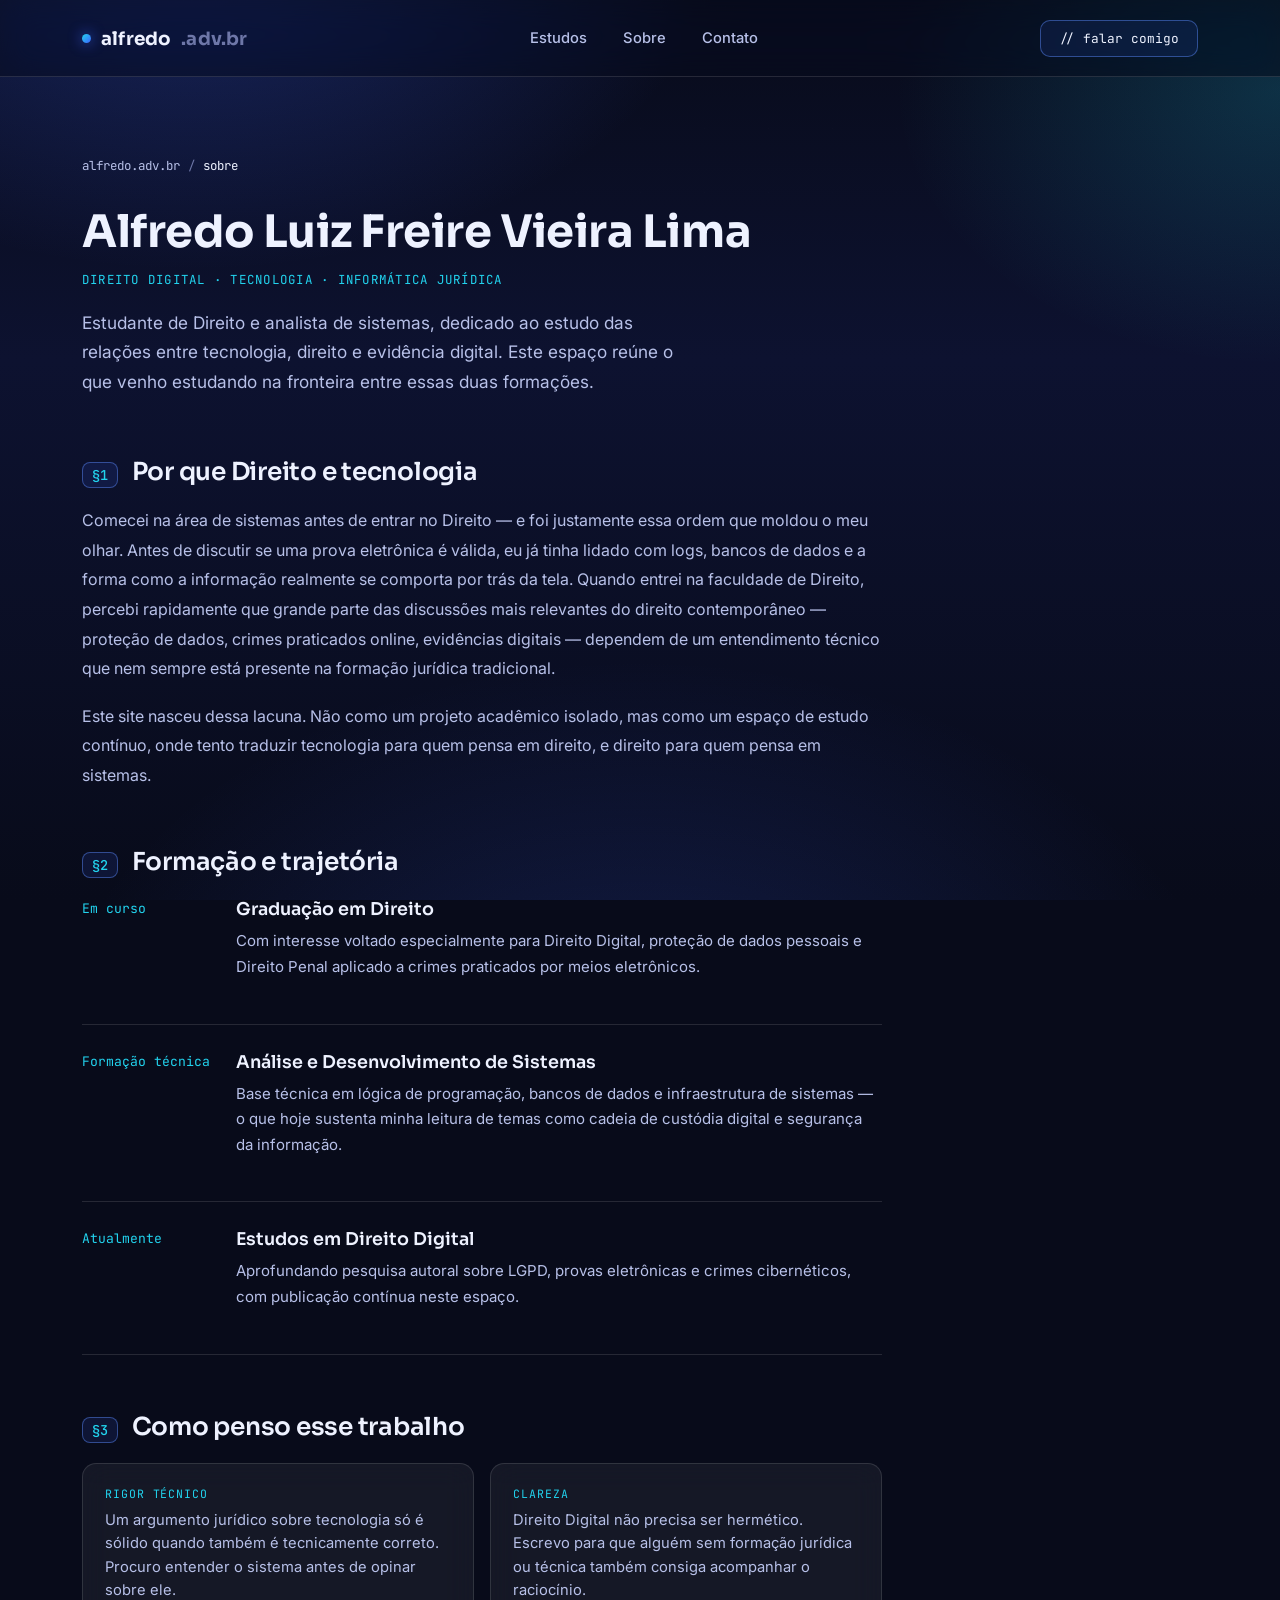
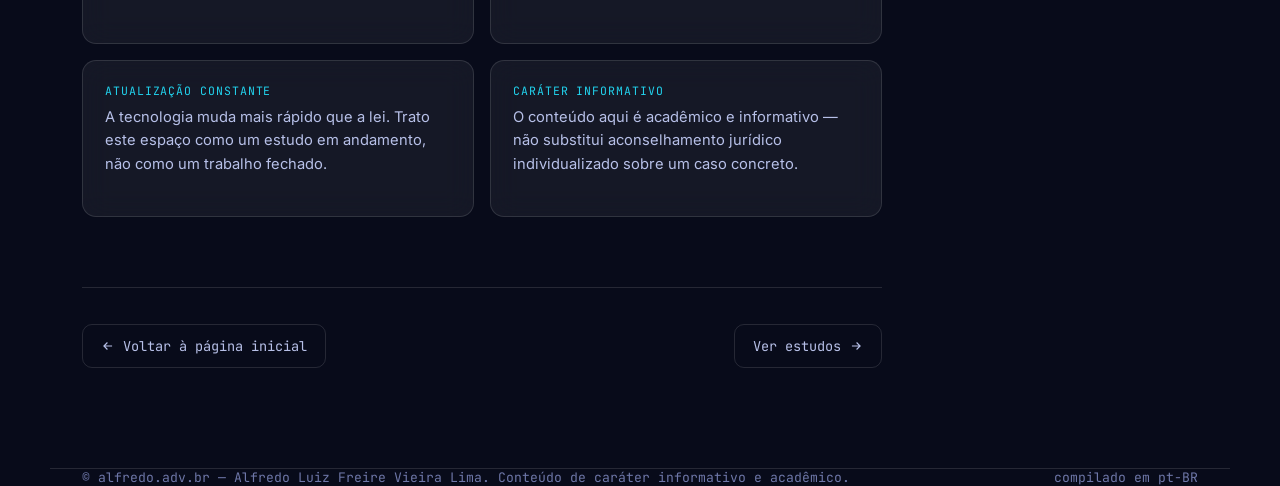
<file: sobre.html>
<!DOCTYPE html>
<html lang="pt-BR">
<head>
<meta charset="UTF-8">
<meta name="viewport" content="width=device-width, initial-scale=1.0">
<title>Sobre — Alfredo Luiz Freire Vieira Lima | alfredo.adv.br</title>
<meta name="description" content="Alfredo Luiz Freire Vieira Lima — estudante de Direito e analista de sistemas, dedicado ao estudo das relações entre tecnologia, direito e evidência digital.">
<link rel="preconnect" href="https://fonts.googleapis.com">
<link rel="preconnect" href="https://fonts.gstatic.com" crossorigin>
<link href="https://fonts.googleapis.com/css2?family=Sora:wght@300;400;500;600;700;800&family=Inter:wght@400;500;600&family=JetBrains+Mono:wght@400;500&display=swap" rel="stylesheet">
<link rel="stylesheet" href="styles.css">
</head>
<body>

<div class="mesh"></div>
<div class="grid-overlay"></div>

<header>
  <nav class="wrap">
    <a href="index.html" class="logo"><span class="dot"></span>alfredo<span style="color:var(--text-low)">.adv.br</span></a>
    <div class="navlinks">
      <a href="index.html#estudos">Estudos</a>
      <a href="sobre.html">Sobre</a>
      <a href="index.html#contato">Contato</a>
    </div>
    <a href="index.html#contato" class="nav-cta">// falar comigo</a>
  </nav>
</header>

<main class="wrap">

  <section class="sobre-hero">
    <div class="breadcrumb">
      <a href="index.html">alfredo.adv.br</a><span class="sep">/</span>
      <span class="current">sobre</span>
    </div>
    <div class="name-block">
      <span class="name">Alfredo Luiz Freire Vieira Lima</span>
      <span class="role">Direito Digital · Tecnologia · Informática Jurídica</span>
    </div>
    <p class="lede">Estudante de Direito e analista de sistemas, dedicado ao estudo das relações entre tecnologia, direito e evidência digital. Este espaço reúne o que venho estudando na fronteira entre essas duas formações.</p>
  </section>

  <section class="article-body" style="padding-top:0;">

    <h2><span class="num">§1</span>Por que Direito e tecnologia</h2>
    <p>Comecei na área de sistemas antes de entrar no Direito — e foi justamente essa ordem que moldou o meu olhar. Antes de discutir se uma prova eletrônica é válida, eu já tinha lidado com logs, bancos de dados e a forma como a informação realmente se comporta por trás da tela. Quando entrei na faculdade de Direito, percebi rapidamente que grande parte das discussões mais relevantes do direito contemporâneo — proteção de dados, crimes praticados online, evidências digitais — dependem de um entendimento técnico que nem sempre está presente na formação jurídica tradicional.</p>
    <p>Este site nasceu dessa lacuna. Não como um projeto acadêmico isolado, mas como um espaço de estudo contínuo, onde tento traduzir tecnologia para quem pensa em direito, e direito para quem pensa em sistemas.</p>

    <h2><span class="num">§2</span>Formação e trajetória</h2>
    <div class="timeline">
      <div class="timeline-item">
        <span class="ty">Em curso</span>
        <div>
          <h3>Graduação em Direito</h3>
          <p>Com interesse voltado especialmente para Direito Digital, proteção de dados pessoais e Direito Penal aplicado a crimes praticados por meios eletrônicos.</p>
        </div>
      </div>
      <div class="timeline-item">
        <span class="ty">Formação técnica</span>
        <div>
          <h3>Análise e Desenvolvimento de Sistemas</h3>
          <p>Base técnica em lógica de programação, bancos de dados e infraestrutura de sistemas — o que hoje sustenta minha leitura de temas como cadeia de custódia digital e segurança da informação.</p>
        </div>
      </div>
      <div class="timeline-item">
        <span class="ty">Atualmente</span>
        <div>
          <h3>Estudos em Direito Digital</h3>
          <p>Aprofundando pesquisa autoral sobre LGPD, provas eletrônicas e crimes cibernéticos, com publicação contínua neste espaço.</p>
        </div>
      </div>
    </div>

    <h2><span class="num">§3</span>Como penso esse trabalho</h2>
    <div class="values-grid">
      <div class="value-card">
        <span class="vn">Rigor técnico</span>
        <p>Um argumento jurídico sobre tecnologia só é sólido quando também é tecnicamente correto. Procuro entender o sistema antes de opinar sobre ele.</p>
      </div>
      <div class="value-card">
        <span class="vn">Clareza</span>
        <p>Direito Digital não precisa ser hermético. Escrevo para que alguém sem formação jurídica ou técnica também consiga acompanhar o raciocínio.</p>
      </div>
      <div class="value-card">
        <span class="vn">Atualização constante</span>
        <p>A tecnologia muda mais rápido que a lei. Trato este espaço como um estudo em andamento, não como um trabalho fechado.</p>
      </div>
      <div class="value-card">
        <span class="vn">Caráter informativo</span>
        <p>O conteúdo aqui é acadêmico e informativo — não substitui aconselhamento jurídico individualizado sobre um caso concreto.</p>
      </div>
    </div>

    <div class="article-nav">
      <a href="index.html"><svg viewBox="0 0 24 24" fill="none" stroke="currentColor" stroke-width="2"><path d="M19 12H5M11 6l-6 6 6 6"/></svg>Voltar à página inicial</a>
      <a href="index.html#estudos">Ver estudos<svg viewBox="0 0 24 24" fill="none" stroke="currentColor" stroke-width="2"><path d="M5 12h14M13 6l6 6-6 6"/></svg></a>
    </div>

  </section>
</main>

<footer class="wrap">
  <div class="footer-row">
    <p>© alfredo.adv.br — Alfredo Luiz Freire Vieira Lima. Conteúdo de caráter informativo e acadêmico.</p>
    <p>compilado em pt-BR</p>
  </div>
</footer>

</body>
</html>
</file>
<file: styles.css>
:root{
    --bg-0:#080B1A;
    --bg-1:#0D1230;
    --bg-2:#121A42;
    --blue-electric:#3D63FF;
    --blue-cyan:#22D3EE;
    --glass:rgba(255,255,255,0.055);
    --glass-border:rgba(255,255,255,0.12);
    --glass-border-hi:rgba(94,140,255,0.45);
    --text-hi:#EEF2FF;
    --text-mid:#B7C0E8;
    --text-low:#6E77A8;
    --radius:18px;
    --serif:'Sora',sans-serif;
    --body:'Inter',sans-serif;
    --mono:'JetBrains Mono',monospace;
  }
  *{margin:0;padding:0;box-sizing:border-box;}
  html{scroll-behavior:smooth;}
  body{
    background:var(--bg-0);
    color:var(--text-hi);
    font-family:var(--body);
    overflow-x:hidden;
    -webkit-font-smoothing:antialiased;
  }

  /* ambient mesh background */
  .mesh{
    position:fixed; inset:0; z-index:0; pointer-events:none;
    background:
      radial-gradient(900px 600px at 15% -10%, rgba(61,99,255,0.35), transparent 60%),
      radial-gradient(700px 500px at 100% 10%, rgba(34,211,238,0.18), transparent 55%),
      radial-gradient(1000px 700px at 50% 120%, rgba(61,99,255,0.22), transparent 60%),
      linear-gradient(180deg, var(--bg-0), var(--bg-1) 40%, var(--bg-0) 100%);
  }
  .grid-overlay{
    position:fixed; inset:0; z-index:0; pointer-events:none; opacity:0.35;
    background-image:
      linear-gradient(rgba(255,255,255,0.025) 1px, transparent 1px),
      linear-gradient(90deg, rgba(255,255,255,0.025) 1px, transparent 1px);
    background-size:64px 64px;
    mask-image:radial-gradient(circle at 50% 0%, black, transparent 75%);
  }

  a{color:inherit; text-decoration:none;}
  .wrap{max-width:1180px; margin:0 auto; padding:0 32px; position:relative; z-index:2;}

  /* NAV */
  header{
    position:sticky; top:0; z-index:50;
    backdrop-filter:blur(16px) saturate(140%);
    -webkit-backdrop-filter:blur(16px) saturate(140%);
    background:rgba(8,11,26,0.55);
    border-bottom:1px solid var(--glass-border);
  }
  nav.wrap{display:flex; align-items:center; justify-content:space-between; height:76px; padding-top:0; padding-bottom:0;}
  .logo{font-family:var(--serif); font-weight:700; font-size:1.15rem; letter-spacing:0.01em; display:flex; align-items:center; gap:10px;}
  .logo .dot{width:9px; height:9px; border-radius:50%; background:linear-gradient(135deg,var(--blue-cyan),var(--blue-electric)); box-shadow:0 0 14px rgba(61,99,255,0.9);}
  .navlinks{display:flex; gap:36px; align-items:center;}
  .navlinks a{font-size:0.92rem; color:var(--text-mid); font-weight:500; transition:color .2s;}
  .navlinks a:hover{color:var(--text-hi);}
  .nav-cta{
    font-family:var(--mono); font-size:0.8rem; padding:9px 18px; border-radius:10px;
    border:1px solid var(--glass-border-hi); background:rgba(61,99,255,0.1); color:var(--text-hi);
    transition:all .2s;
  }
  .nav-cta:hover{background:rgba(61,99,255,0.22); box-shadow:0 0 24px rgba(61,99,255,0.35);}
  .burger{display:none;}

  /* HERO */
  .hero{padding:120px 0 90px; position:relative;}
  .eyebrow{
    font-family:var(--mono); font-size:0.76rem; letter-spacing:0.18em; text-transform:uppercase;
    color:var(--blue-cyan); display:flex; align-items:center; gap:10px; margin-bottom:28px;
  }
  .eyebrow::before{content:''; width:28px; height:1px; background:linear-gradient(90deg, var(--blue-cyan), transparent);}
  .hero-grid{display:grid; grid-template-columns:1.15fr 0.85fr; gap:56px; align-items:center;}
  h1{
    font-family:var(--serif); font-weight:600; font-size:clamp(2.4rem, 4.6vw, 3.9rem);
    line-height:1.08; letter-spacing:-0.02em; margin-bottom:26px;
  }
  h1 em{
    font-style:normal;
    background:linear-gradient(100deg, var(--blue-cyan) 10%, var(--blue-electric) 60%);
    -webkit-background-clip:text; background-clip:text; color:transparent;
  }
  .hero p.lede{font-size:1.08rem; color:var(--text-mid); max-width:520px; line-height:1.65; margin-bottom:38px;}
  .hero-actions{display:flex; gap:16px; margin-bottom:52px;}
  .btn-primary, .btn-ghost{
    font-family:var(--body); font-weight:600; font-size:0.92rem; padding:14px 26px; border-radius:12px;
    display:inline-flex; align-items:center; gap:8px; transition:all .25s;
  }
  .btn-primary{
    background:linear-gradient(135deg, var(--blue-electric), var(--blue-cyan));
    color:#050814; box-shadow:0 8px 30px -8px rgba(61,99,255,0.7);
  }
  .btn-primary:hover{transform:translateY(-2px); box-shadow:0 14px 38px -8px rgba(61,99,255,0.85);}
  .btn-ghost{border:1px solid var(--glass-border); color:var(--text-hi); background:var(--glass);}
  .btn-ghost:hover{border-color:var(--glass-border-hi); background:rgba(61,99,255,0.08);}

  .stats-row{display:flex; gap:38px; flex-wrap:wrap;}
  .stat b{font-family:var(--serif); font-size:1.5rem; display:block; background:linear-gradient(120deg,var(--text-hi),var(--text-mid)); -webkit-background-clip:text; background-clip:text; color:transparent;}
  .stat span{font-size:0.78rem; color:var(--text-low); font-family:var(--mono);}

  /* SIGNATURE TERMINAL PANEL */
  .panel{
    background:var(--glass); border:1px solid var(--glass-border); border-radius:var(--radius);
    backdrop-filter:blur(20px) saturate(160%); -webkit-backdrop-filter:blur(20px) saturate(160%);
    box-shadow:0 20px 60px -20px rgba(0,0,0,0.6), inset 0 1px 0 rgba(255,255,255,0.06);
    overflow:hidden;
  }
  .terminal-head{
    display:flex; align-items:center; gap:8px; padding:14px 18px;
    border-bottom:1px solid var(--glass-border); background:rgba(255,255,255,0.02);
  }
  .terminal-head .tdot{width:10px; height:10px; border-radius:50%;}
  .td1{background:#FF6B6B;} .td2{background:#FFD166;} .td3{background:#4ECB71;}
  .terminal-title{margin-left:auto; font-family:var(--mono); font-size:0.72rem; color:var(--text-low);}
  .terminal-body{padding:22px 20px; font-family:var(--mono); font-size:0.82rem; line-height:1.9; color:var(--text-mid); min-height:280px;}
  .terminal-body .prompt{color:var(--blue-cyan);}
  .terminal-body .law{color:var(--text-hi);}
  .terminal-body .comment{color:var(--text-low);}
  .cursor{display:inline-block; width:7px; height:14px; background:var(--blue-cyan); animation:blink 1.1s steps(1) infinite; vertical-align:-2px; box-shadow:0 0 8px var(--blue-cyan);}
  @keyframes blink{50%{opacity:0;}}

  /* SOBRE */
  section{padding:100px 0; position:relative;}
  .section-head{max-width:640px; margin-bottom:56px;}
  .section-head h2{font-family:var(--serif); font-weight:600; font-size:clamp(1.8rem,3vw,2.5rem); letter-spacing:-0.015em; line-height:1.2;}
  .section-head .eyebrow{margin-bottom:18px;}

  .about-grid{display:grid; grid-template-columns:1fr 1fr; gap:60px; align-items:start;}
  .about-text p{color:var(--text-mid); line-height:1.8; font-size:1rem; margin-bottom:20px;}
  .meta-cards{display:grid; grid-template-columns:1fr 1fr; gap:14px;}
  .meta-card{
    background:var(--glass); border:1px solid var(--glass-border); border-radius:14px; padding:20px;
    backdrop-filter:blur(14px);
  }
  .meta-card .k{font-family:var(--mono); font-size:0.68rem; text-transform:uppercase; letter-spacing:0.1em; color:var(--blue-cyan); margin-bottom:8px; display:block;}
  .meta-card .v{font-size:0.92rem; color:var(--text-hi); font-weight:500; line-height:1.4;}

  /* PROCESSOS / CARDS */
  .cards{display:grid; grid-template-columns:repeat(3,1fr); gap:24px;}
  .card{
    position:relative; background:var(--glass); border:1px solid var(--glass-border); border-radius:var(--radius);
    padding:32px 28px; backdrop-filter:blur(18px) saturate(150%); -webkit-backdrop-filter:blur(18px) saturate(150%);
    transition:transform .3s, border-color .3s, box-shadow .3s; overflow:hidden;
  }
  .card::before{
    content:''; position:absolute; inset:0; opacity:0; transition:opacity .3s;
    background:radial-gradient(320px 160px at 20% 0%, rgba(61,99,255,0.25), transparent 70%);
  }
  .card:hover{transform:translateY(-6px); border-color:var(--glass-border-hi); box-shadow:0 24px 50px -20px rgba(61,99,255,0.35);}
  .card:hover::before{opacity:1;}
  .card-id{font-family:var(--mono); font-size:0.72rem; color:var(--blue-cyan); letter-spacing:0.06em; margin-bottom:18px; display:block; position:relative;}
  .card h3{font-family:var(--serif); font-weight:600; font-size:1.28rem; margin-bottom:14px; position:relative;}
  .card p{color:var(--text-mid); font-size:0.92rem; line-height:1.65; margin-bottom:24px; position:relative;}
  .card .go{font-family:var(--mono); font-size:0.8rem; color:var(--text-hi); display:inline-flex; align-items:center; gap:6px; position:relative;}
  .card .go svg{width:14px; height:14px; transition:transform .2s;}
  .card:hover .go svg{transform:translateX(4px);}

  /* CONTATO */
  .contact-panel{
    background:linear-gradient(135deg, rgba(61,99,255,0.12), rgba(34,211,238,0.06));
    border:1px solid var(--glass-border-hi); border-radius:24px; padding:60px; position:relative; overflow:hidden;
  }
  .contact-panel::after{
    content:''; position:absolute; width:400px; height:400px; border-radius:50%;
    background:radial-gradient(circle, rgba(34,211,238,0.25), transparent 70%);
    top:-160px; right:-120px; filter:blur(10px);
  }
  .contact-grid{display:grid; grid-template-columns:1.1fr 0.9fr; gap:50px; position:relative; z-index:2;}
  .contact-panel h2{font-family:var(--serif); font-weight:600; font-size:clamp(1.7rem,3vw,2.3rem); margin-bottom:16px; letter-spacing:-0.015em;}
  .contact-panel p{color:var(--text-mid); line-height:1.7; max-width:440px;}
  .contact-list{display:flex; flex-direction:column; gap:18px;}
  .contact-item{
    display:flex; align-items:center; gap:14px; padding:16px 18px; border-radius:12px;
    background:rgba(255,255,255,0.04); border:1px solid var(--glass-border); transition:all .2s;
  }
  .contact-item:hover{border-color:var(--glass-border-hi); background:rgba(255,255,255,0.07);}
  .contact-item .ico{width:36px; height:36px; border-radius:9px; display:flex; align-items:center; justify-content:center; background:linear-gradient(135deg,var(--blue-electric),var(--blue-cyan)); flex-shrink:0;}
  .contact-item .ico svg{width:17px; height:17px; color:#050814;}
  .contact-item .label{font-family:var(--mono); font-size:0.68rem; color:var(--text-low); text-transform:uppercase; letter-spacing:0.08em; display:block;}
  .contact-item .val{font-size:0.93rem; color:var(--text-hi); font-weight:500;}

  footer{padding:40px 0 50px; border-top:1px solid var(--glass-border); margin-top:20px;}
  .footer-row{display:flex; justify-content:space-between; align-items:center; flex-wrap:wrap; gap:16px;}
  footer p{font-size:0.82rem; color:var(--text-low); font-family:var(--mono);}

  @media (max-width:920px){
    .hero-grid, .about-grid, .contact-grid{grid-template-columns:1fr;}
    .cards{grid-template-columns:1fr;}
    .navlinks{display:none;}
    .meta-cards{grid-template-columns:1fr 1fr;}
    .contact-panel{padding:36px 26px;}
  }
  @media (prefers-reduced-motion: reduce){
    *{animation:none !important; transition:none !important;}
  }

  /* ===== PÁGINAS INTERNAS (ARTIGO) ===== */
  .breadcrumb{
    font-family:var(--mono); font-size:0.78rem; color:var(--text-low); display:flex; align-items:center; gap:8px;
    margin-bottom:30px; flex-wrap:wrap;
  }
  .breadcrumb a{color:var(--text-mid); transition:color .2s;}
  .breadcrumb a:hover{color:var(--blue-cyan);}
  .breadcrumb .sep{color:var(--text-low);}
  .breadcrumb .current{color:var(--text-hi);}

  .article-hero{padding:70px 0 60px;}
  .article-hero .card-id{
    font-family:var(--mono); font-size:0.78rem; color:var(--blue-cyan); letter-spacing:0.1em;
    text-transform:uppercase; margin-bottom:20px; display:block;
  }
  .article-hero h1{
    font-family:var(--serif); font-weight:600; font-size:clamp(2.1rem,4.2vw,3.3rem);
    line-height:1.12; letter-spacing:-0.02em; margin-bottom:22px; max-width:780px;
  }
  .article-hero .sub{font-size:1.05rem; color:var(--text-mid); max-width:640px; line-height:1.7;}

  .info-strip{
    display:grid; grid-template-columns:repeat(3,1fr); gap:14px; margin-top:44px;
  }
  .info-box{
    background:var(--glass); border:1px solid var(--glass-border); border-radius:14px; padding:18px 20px;
    backdrop-filter:blur(14px);
  }
  .info-box .k{font-family:var(--mono); font-size:0.66rem; text-transform:uppercase; letter-spacing:0.09em; color:var(--blue-cyan); display:block; margin-bottom:6px;}
  .info-box .v{font-size:0.9rem; color:var(--text-hi); font-weight:500; line-height:1.4;}

  .article-body{padding:20px 0 100px; max-width:800px;}
  .article-body h2{
    font-family:var(--serif); font-weight:600; font-size:1.55rem; letter-spacing:-0.01em;
    margin:56px 0 18px; display:flex; align-items:baseline; gap:14px;
  }
  .article-body h2:first-child{margin-top:0;}
  .article-body h2 .num{
    font-family:var(--mono); font-size:0.85rem; color:var(--blue-cyan); font-weight:500;
    background:rgba(61,99,255,0.12); border:1px solid var(--glass-border-hi); border-radius:8px;
    padding:3px 9px; flex-shrink:0;
  }
  .article-body p{color:var(--text-mid); font-size:1rem; line-height:1.85; margin-bottom:18px;}
  .article-body strong{color:var(--text-hi); font-weight:600;}

  .clause-list{list-style:none; margin:22px 0 26px; display:flex; flex-direction:column; gap:12px;}
  .clause-list li{
    display:flex; gap:14px; align-items:flex-start; background:var(--glass); border:1px solid var(--glass-border);
    border-radius:12px; padding:16px 18px; backdrop-filter:blur(12px);
  }
  .clause-list .tag{
    font-family:var(--mono); font-size:0.72rem; color:var(--blue-cyan); background:rgba(61,99,255,0.1);
    border:1px solid var(--glass-border-hi); border-radius:6px; padding:3px 8px; flex-shrink:0; margin-top:2px;
  }
  .clause-list .txt{color:var(--text-mid); font-size:0.94rem; line-height:1.65;}
  .clause-list .txt strong{color:var(--text-hi);}

  .callout{
    background:linear-gradient(135deg, rgba(61,99,255,0.1), rgba(34,211,238,0.05));
    border:1px solid var(--glass-border-hi); border-radius:14px; padding:22px 24px; margin:30px 0;
  }
  .callout .k{font-family:var(--mono); font-size:0.7rem; text-transform:uppercase; letter-spacing:0.08em; color:var(--blue-cyan); display:block; margin-bottom:8px;}
  .callout p{color:var(--text-hi); font-size:0.95rem; margin-bottom:0; line-height:1.7;}

  .article-nav{
    display:flex; justify-content:space-between; align-items:center; gap:20px; margin-top:70px;
    padding-top:36px; border-top:1px solid var(--glass-border); flex-wrap:wrap;
  }
  .article-nav a{
    font-family:var(--mono); font-size:0.85rem; color:var(--text-mid); display:flex; align-items:center; gap:8px;
    padding:12px 18px; border:1px solid var(--glass-border); border-radius:10px; transition:all .2s;
  }
  .article-nav a:hover{border-color:var(--glass-border-hi); color:var(--text-hi); background:var(--glass);}
  .article-nav a svg{width:14px; height:14px;}

  @media (max-width:920px){
    .info-strip{grid-template-columns:1fr;}
  }

  /* ===== IDENTIDADE PESSOAL / V2 ===== */
  .name-block{margin-bottom:20px;}
  .name-block .name{
    font-family:var(--serif); font-weight:700; font-size:clamp(1.5rem,2.6vw,2rem);
    letter-spacing:-0.01em; color:var(--text-hi); display:block; margin-bottom:8px;
  }
  .name-block .role{
    font-family:var(--mono); font-size:0.78rem; letter-spacing:0.1em; text-transform:uppercase;
    color:var(--blue-cyan);
  }

  .pill-list{display:flex; flex-wrap:wrap; gap:10px; margin-top:24px;}
  .pill{
    font-family:var(--mono); font-size:0.78rem; color:var(--text-mid); padding:8px 16px;
    border:1px solid var(--glass-border); border-radius:999px; background:var(--glass);
    backdrop-filter:blur(10px); transition:all .2s;
  }
  .pill:hover{border-color:var(--glass-border-hi); color:var(--text-hi);}

  .about-more{
    margin-top:26px; font-family:var(--mono); font-size:0.85rem; color:var(--blue-cyan);
    display:inline-flex; align-items:center; gap:8px; transition:gap .2s;
  }
  .about-more:hover{gap:12px;}
  .about-more svg{width:14px; height:14px;}

  .card-num{
    font-family:var(--mono); font-size:1.6rem; font-weight:500; color:var(--blue-cyan);
    letter-spacing:0; margin-bottom:16px; display:block; position:relative;
    opacity:0.85;
  }

  /* Tecnologia + Direito */
  .hybrid-grid{display:grid; grid-template-columns:repeat(3,1fr); gap:20px;}
  .hybrid-card{
    background:var(--glass); border:1px solid var(--glass-border); border-radius:16px; padding:28px 24px;
    backdrop-filter:blur(16px); position:relative; overflow:hidden;
  }
  .hybrid-card .ico-wrap{
    width:42px; height:42px; border-radius:11px; display:flex; align-items:center; justify-content:center;
    background:linear-gradient(135deg, var(--blue-electric), var(--blue-cyan)); margin-bottom:18px;
  }
  .hybrid-card .ico-wrap svg{width:20px; height:20px; color:#050814;}
  .hybrid-card h3{font-family:var(--serif); font-weight:600; font-size:1.08rem; margin-bottom:10px;}
  .hybrid-card p{font-size:0.88rem; color:var(--text-mid); line-height:1.6;}

  /* Contato profissional */
  .contact-id{
    display:flex; align-items:center; gap:16px; margin-bottom:28px; padding-bottom:28px;
    border-bottom:1px solid var(--glass-border);
  }
  .contact-avatar{
    width:52px; height:52px; border-radius:14px; flex-shrink:0;
    background:linear-gradient(135deg, var(--blue-electric), var(--blue-cyan));
    display:flex; align-items:center; justify-content:center;
    font-family:var(--serif); font-weight:700; font-size:1.2rem; color:#050814;
  }
  .contact-id .cn{font-family:var(--serif); font-weight:600; font-size:1.15rem; color:var(--text-hi); display:block;}
  .contact-id .cr{font-family:var(--mono); font-size:0.76rem; color:var(--blue-cyan); text-transform:uppercase; letter-spacing:0.06em;}

  @media (max-width:920px){
    .hybrid-grid{grid-template-columns:1fr;}
  }

  /* ===== PÁGINA SOBRE ===== */
  .sobre-hero{padding:80px 0 60px;}
  .sobre-hero .name-block .name{font-size:clamp(2rem,4vw,2.8rem);}
  .sobre-hero .lede{font-size:1.08rem; color:var(--text-mid); max-width:600px; line-height:1.7; margin-top:20px;}

  .timeline{display:flex; flex-direction:column; gap:0; margin-top:20px;}
  .timeline-item{
    display:grid; grid-template-columns:130px 1fr; gap:24px; padding:26px 0;
    border-bottom:1px solid var(--glass-border);
  }
  .timeline-item:first-child{padding-top:0;}
  .timeline-item .ty{font-family:var(--mono); font-size:0.82rem; color:var(--blue-cyan); padding-top:2px;}
  .timeline-item h3{font-family:var(--serif); font-weight:600; font-size:1.1rem; margin-bottom:8px;}
  .timeline-item p{color:var(--text-mid); font-size:0.94rem; line-height:1.7;}

  .values-grid{display:grid; grid-template-columns:repeat(2,1fr); gap:16px; margin-top:20px;}
  .value-card{
    background:var(--glass); border:1px solid var(--glass-border); border-radius:14px; padding:22px;
    backdrop-filter:blur(14px);
  }
  .value-card .vn{font-family:var(--mono); font-size:0.72rem; color:var(--blue-cyan); text-transform:uppercase; letter-spacing:0.08em; display:block; margin-bottom:8px;}
  .value-card p{font-size:0.92rem; color:var(--text-mid); line-height:1.6;}

  @media (max-width:640px){
    .timeline-item{grid-template-columns:1fr;}
    .values-grid{grid-template-columns:1fr;}
  }
</file>
